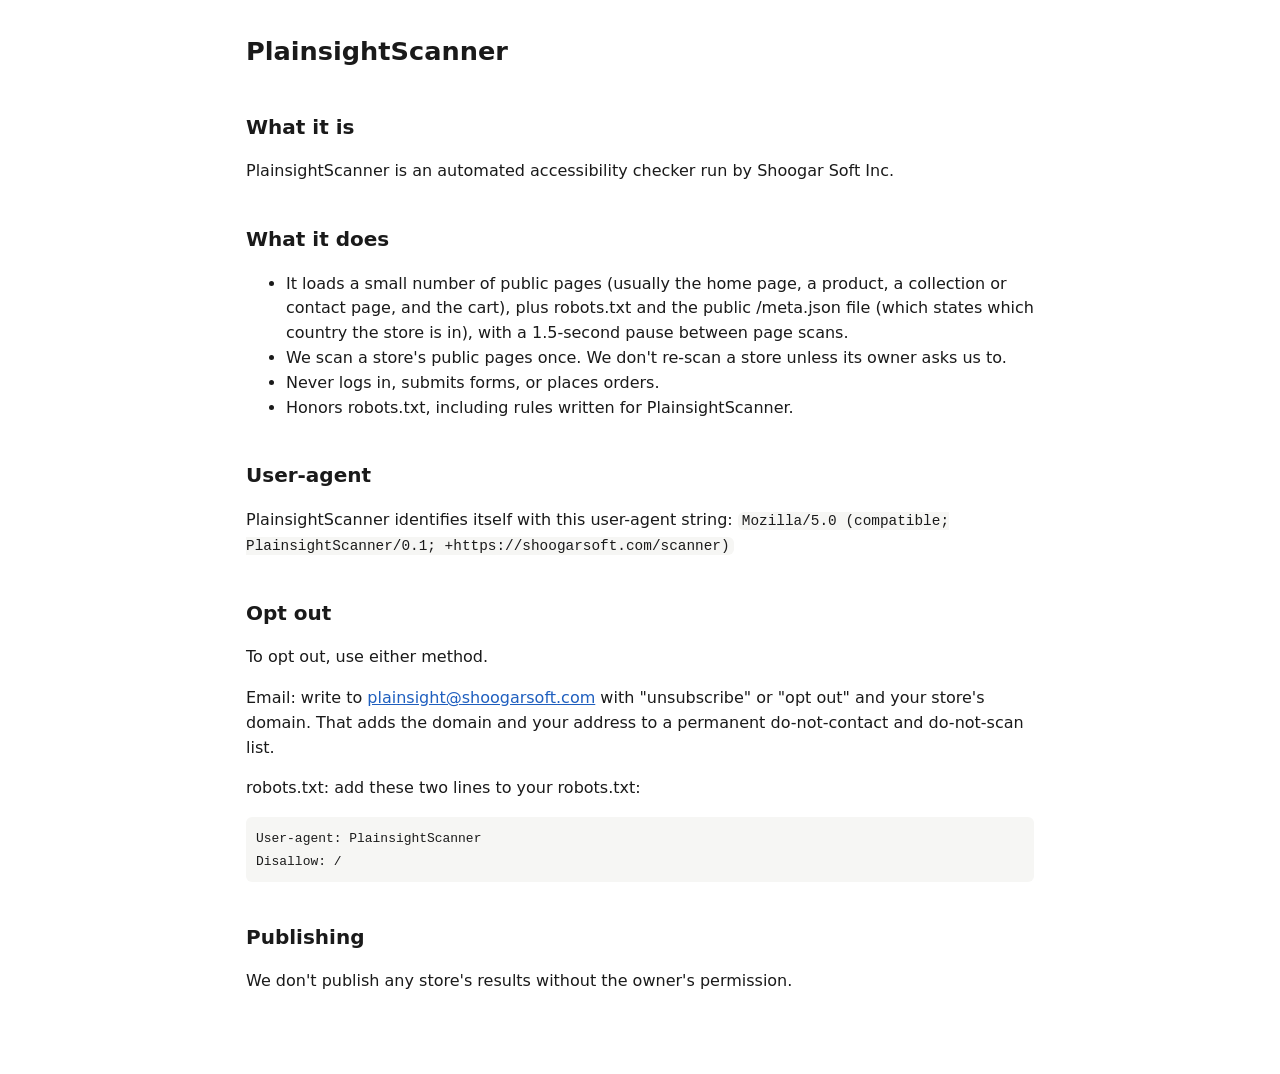
<file: scanner/index.html>
<!doctype html>
<html lang="en">
<head>
<meta charset="utf-8">
<meta name="viewport" content="width=device-width, initial-scale=1">
<title>PlainsightScanner — Shoogar Soft</title>
<style>
  :root { --bg:#ffffff; --fg:#1a1a1a; --muted:#555; --line:#ddd; --card:#f6f6f4; --accent:#1f5fbf;
          --good:#1d6b35; --warn:#8a5a00; --bad:#a3221a; }
  @media (prefers-color-scheme: dark) { :root { --bg:#141414; --fg:#f0f0f0; --muted:#b5b5b5; --line:#333; --card:#1e1e1e; --accent:#7fb0ff;
          --good:#6fd08c; --warn:#f2c25c; --bad:#ff8a80; } }
  * { box-sizing: border-box; }
  body { margin:0; background:var(--bg); color:var(--fg); font:16px/1.55 system-ui, -apple-system, "Segoe UI", sans-serif; }
  main { max-width: 820px; margin: 0 auto; padding: 32px 16px 64px; }
  h1 { font-size: 1.6rem; margin: 0 0 4px; } h2 { margin-top: 40px; font-size: 1.25rem; }
  a { color: var(--accent); } a:focus-visible { outline: 3px solid var(--accent); outline-offset: 2px; }
  code, pre { background: var(--card); border-radius: 6px; overflow-wrap: anywhere; }
  code { padding: 1px 4px; font-size: .9em; }
  pre { padding: 10px; overflow-x: auto; font-size: .9rem; white-space: pre-wrap; }
  pre code { padding: 0; }
</style>
</head>
<body>
<main>
  <h1>PlainsightScanner</h1>

  <h2>What it is</h2>
  <p>PlainsightScanner is an automated accessibility checker run by Shoogar Soft Inc.</p>

  <h2>What it does</h2>
  <ul>
    <li>It loads a small number of public pages (usually the home page, a product, a collection or contact page, and the cart), plus robots.txt and the public /meta.json file (which states which country the store is in), with a 1.5-second pause between page scans.</li>
    <li>We scan a store's public pages once. We don't re-scan a store unless its owner asks us to.</li>
    <li>Never logs in, submits forms, or places orders.</li>
    <li>Honors robots.txt, including rules written for PlainsightScanner.</li>
  </ul>

  <h2>User-agent</h2>
  <p>PlainsightScanner identifies itself with this user-agent string: <code>Mozilla/5.0 (compatible; PlainsightScanner/0.1; +https://shoogarsoft.com/scanner)</code></p>

  <h2>Opt out</h2>
  <p>To opt out, use either method.</p>
  <p>Email: write to <a href="mailto:plainsight@shoogarsoft.com">plainsight@shoogarsoft.com</a> with "unsubscribe" or "opt out" and your store's domain. That adds the domain and your address to a permanent do-not-contact and do-not-scan list.</p>
  <p>robots.txt: add these two lines to your robots.txt:</p>
  <pre><code>User-agent: PlainsightScanner
Disallow: /</code></pre>

  <h2>Publishing</h2>
  <p>We don't publish any store's results without the owner's permission.</p>
</main>
</body>
</html>
</file>
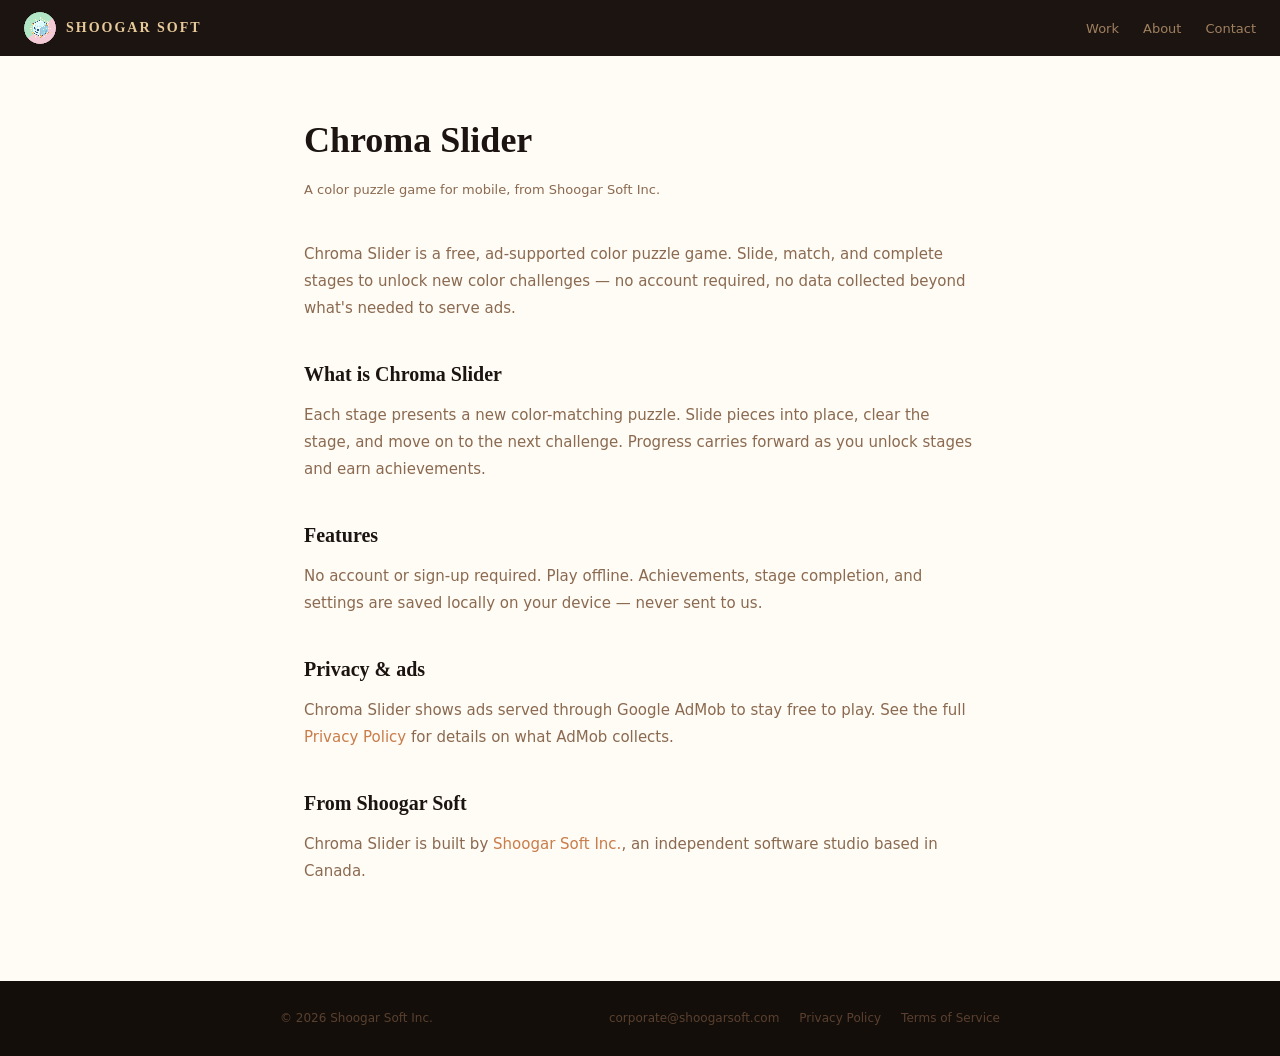
<file: apps/chroma-slider/index.html>
<!DOCTYPE html>
<html lang="en">
<head>
  <meta charset="UTF-8">
  <meta name="viewport" content="width=device-width, initial-scale=1.0">
  <meta name="description" content="Chroma Slider is a free, ad-supported color puzzle game for mobile. Slide, match, and complete stages to unlock new color challenges — no account required.">
  <link rel="canonical" href="https://shoogarsoft.com/apps/chroma-slider/">
  <title>Chroma Slider — Color Puzzle Game | Shoogar Soft</title>
  <link rel="icon" type="image/png" href="../../assets/shoogar-logo.png">
  <link rel="stylesheet" href="../../assets/style.css?v=2">
  <script type="application/ld+json">
  {
    "@context": "https://schema.org",
    "@type": "SoftwareApplication",
    "name": "Chroma Slider",
    "applicationCategory": "GameApplication",
    "description": "A free, ad-supported color puzzle game for mobile. Slide, match, and complete stages to unlock new color challenges — no account required.",
    "operatingSystem": "Android",
    "offers": {
      "@type": "Offer",
      "price": "0",
      "priceCurrency": "USD"
    },
    "url": "https://shoogarsoft.com/apps/chroma-slider/",
    "publisher": {
      "@type": "Organization",
      "name": "Shoogar Soft Inc.",
      "url": "https://shoogarsoft.com"
    }
  }
  </script>
</head>
<body>

<!-- NAV -->
<nav>
  <a class="nav-logo" href="../../index.html">
    <img src="../../assets/shoogar-logo.png" alt="Shoogar Soft logo">
    Shoogar Soft
  </a>
  <ul class="nav-links" id="navLinks">
    <li><a href="../../index.html#work">Work</a></li>
    <li><a href="../../index.html#about">About</a></li>
    <li><a href="../../index.html#contact">Contact</a></li>
  </ul>
  <button class="nav-toggle" onclick="document.getElementById('navLinks').classList.toggle('open')" aria-label="Menu">
    <span></span><span></span><span></span>
  </button>
</nav>

<!-- CONTENT -->
<main class="legal">
  <h1>Chroma Slider</h1>
  <p class="legal-date">A color puzzle game for mobile, from Shoogar Soft Inc.</p>

  <p>Chroma Slider is a free, ad-supported color puzzle game. Slide, match, and complete stages to unlock new color challenges — no account required, no data collected beyond what's needed to serve ads.</p>

  <h2>What is Chroma Slider</h2>
  <p>Each stage presents a new color-matching puzzle. Slide pieces into place, clear the stage, and move on to the next challenge. Progress carries forward as you unlock stages and earn achievements.</p>

  <h2>Features</h2>
  <p>No account or sign-up required. Play offline. Achievements, stage completion, and settings are saved locally on your device — never sent to us.</p>

  <h2>Privacy &amp; ads</h2>
  <p>Chroma Slider shows ads served through Google AdMob to stay free to play. See the full <a href="privacy.html">Privacy Policy</a> for details on what AdMob collects.</p>

  <h2>From Shoogar Soft</h2>
  <p>Chroma Slider is built by <a href="../../index.html">Shoogar Soft Inc.</a>, an independent software studio based in Canada.</p>
</main>

<!-- FOOTER -->
<footer>
  <div class="footer-inner">
    <span class="footer-copy">© <span id="copy-year"></span> Shoogar Soft Inc.</span>
    <div class="footer-links">
      <a href="mailto:corporate@shoogarsoft.com">corporate@shoogarsoft.com</a>
      <a href="../../privacy.html">Privacy Policy</a>
      <a href="../../terms.html">Terms of Service</a>
    </div>
  </div>
</footer>

<script>document.getElementById('copy-year').textContent = new Date().getFullYear();</script>
</body>
</html>
</file>
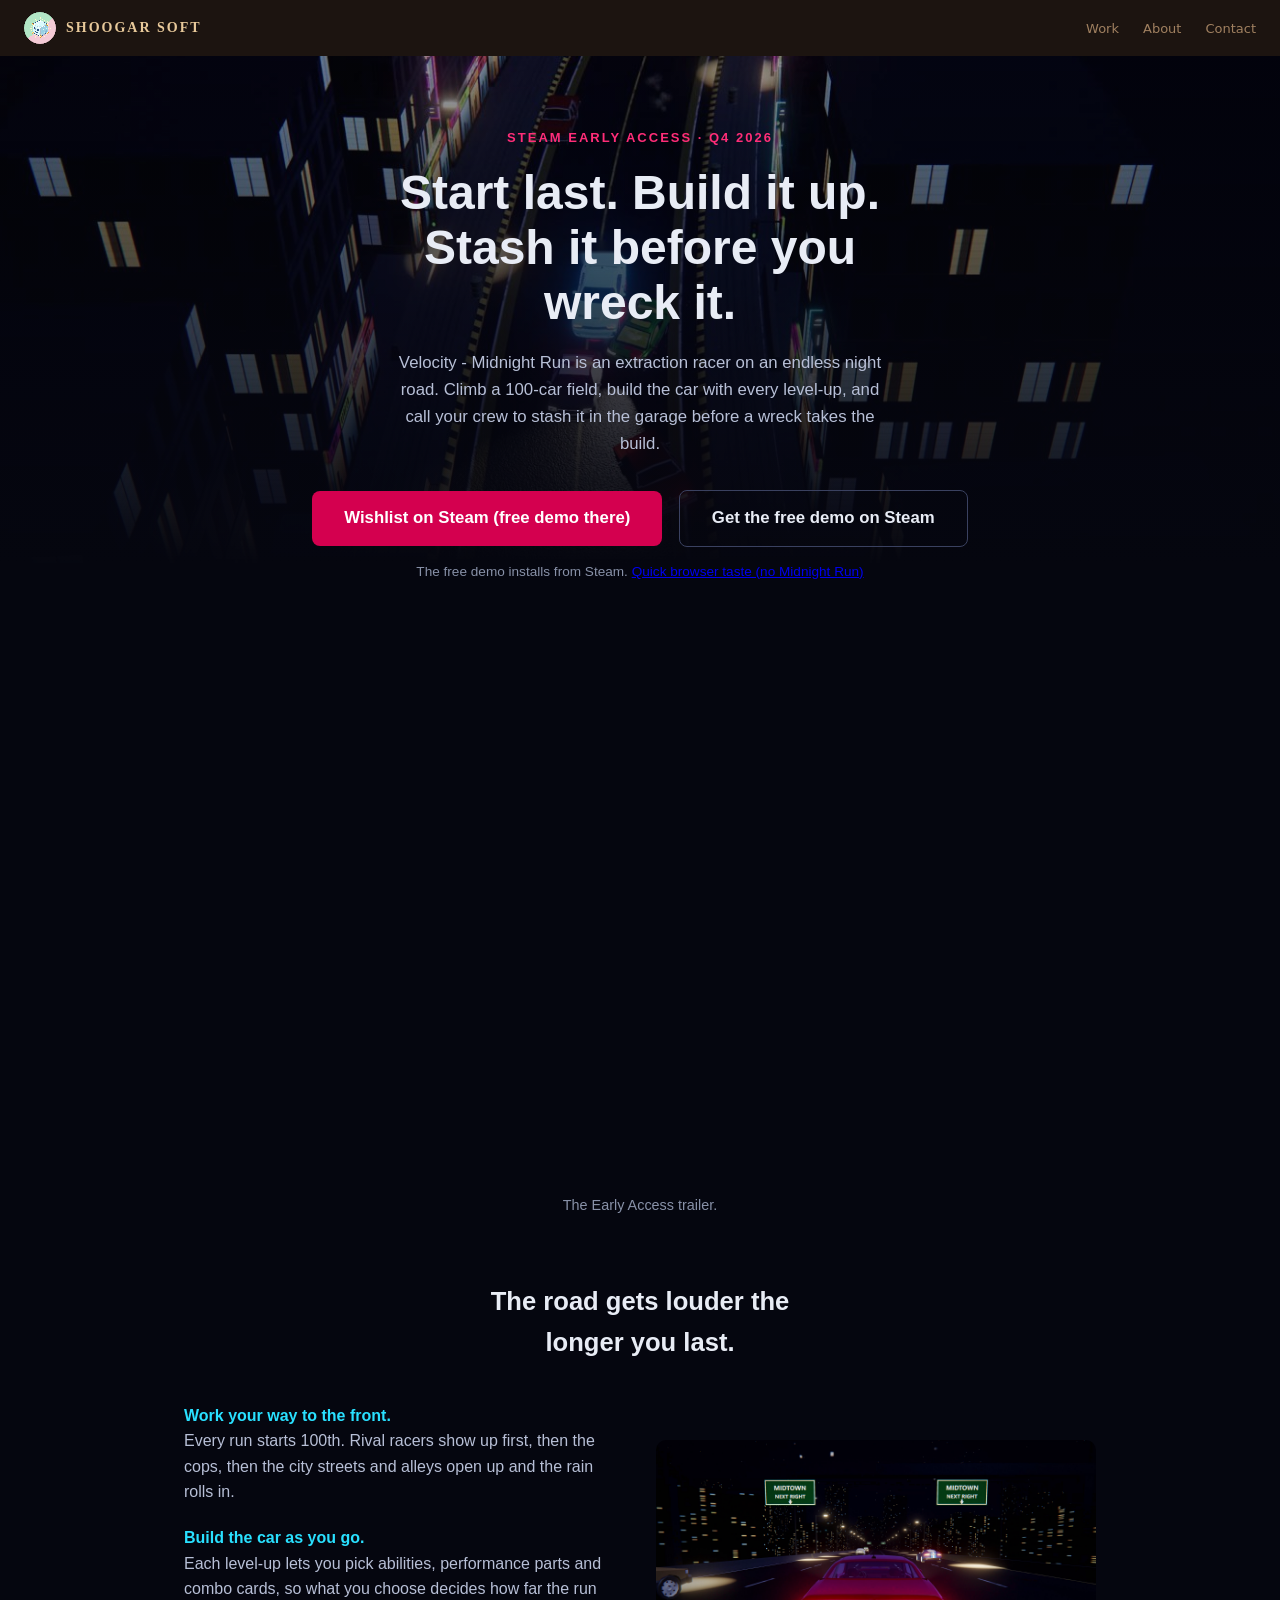
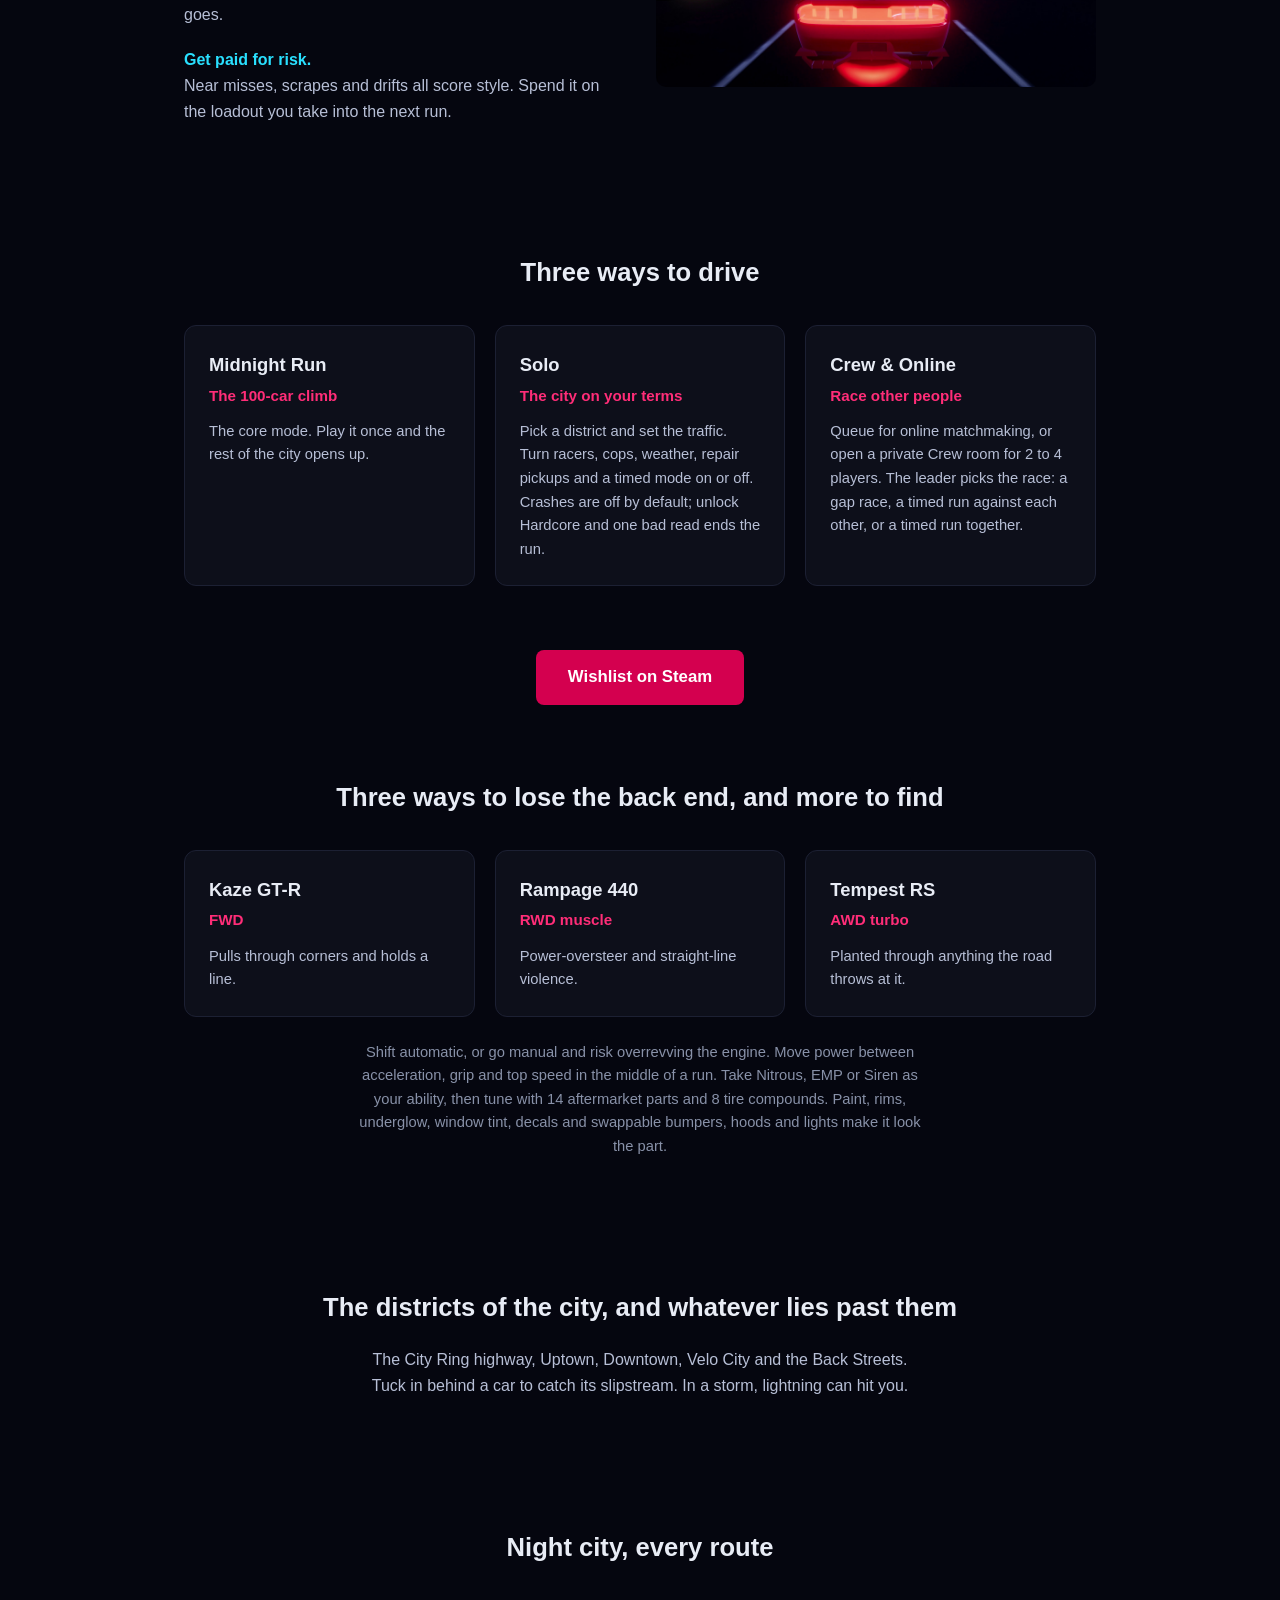
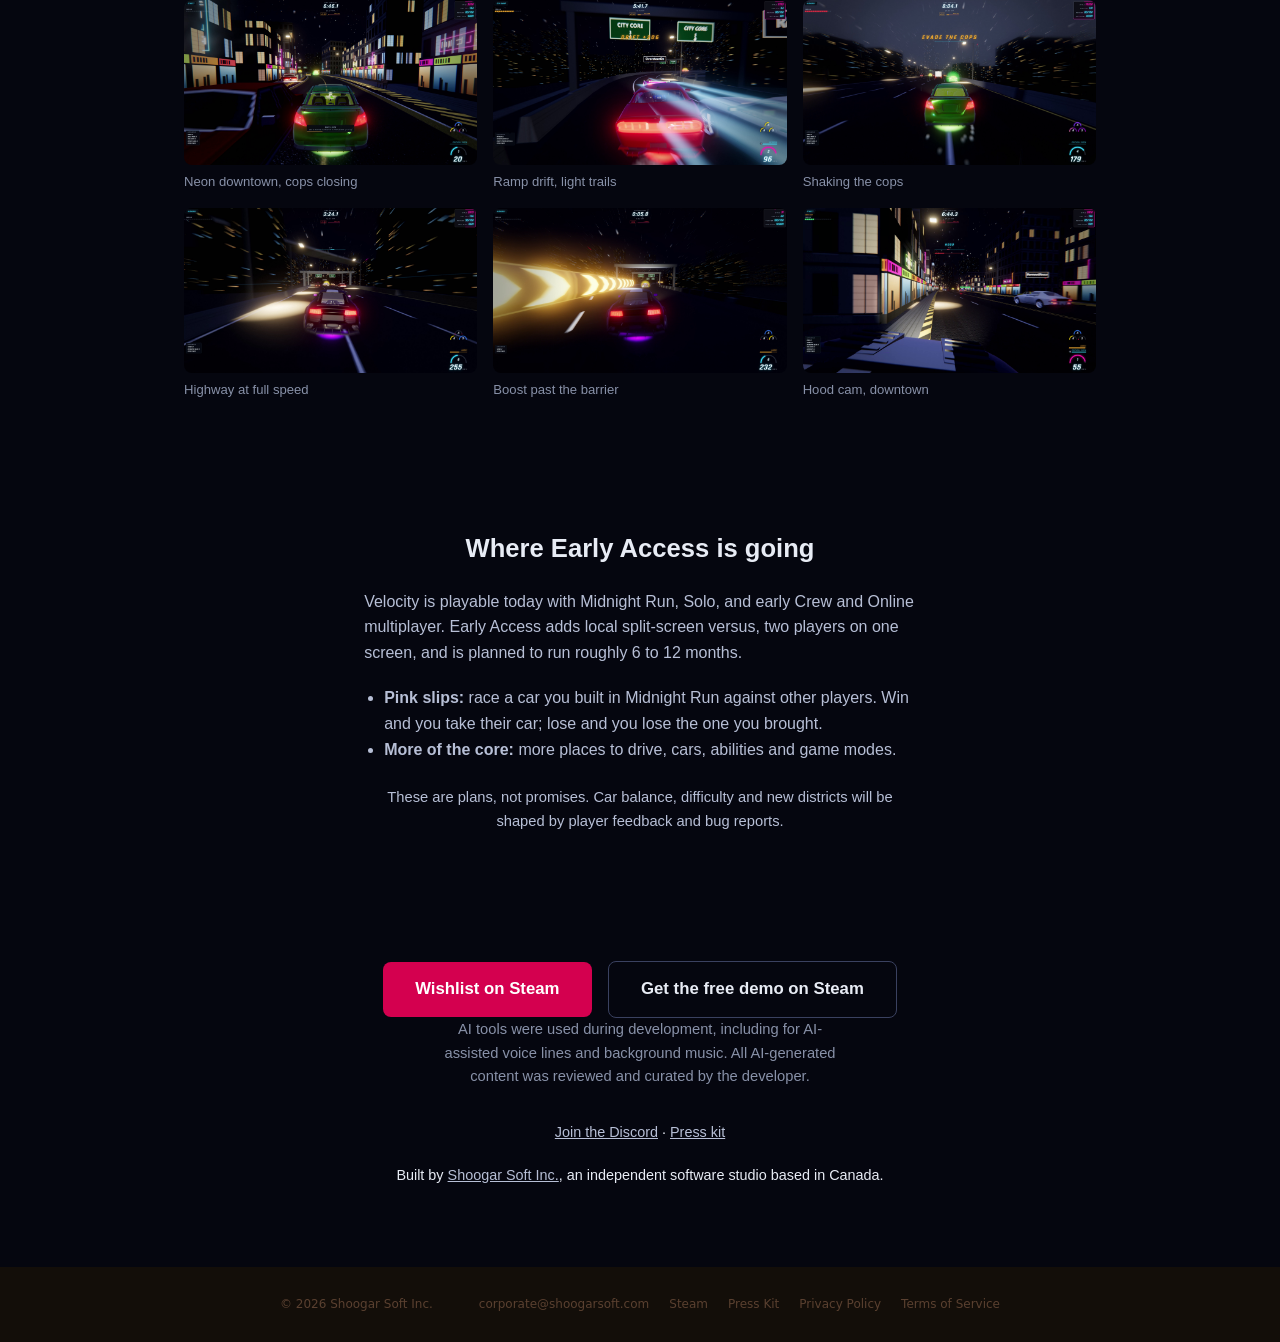
<file: apps/velocity/index.html>
<!DOCTYPE html>
<html lang="en">
<head>
  <meta charset="UTF-8">
  <meta name="viewport" content="width=device-width, initial-scale=1.0">
  <meta name="description" content="Velocity - Midnight Run: an extraction racer. Start last in a 100-car night race, build the car mid-run, stash it before you wreck it. Steam Early Access, Q4 2026. Free demo on Steam.">
  <link rel="canonical" href="https://shoogarsoft.com/apps/velocity/">
  <title>Velocity - Midnight Run | Shoogar Soft</title>
  <link rel="icon" type="image/png" href="../../assets/shoogar-logo.png">
  <link rel="stylesheet" href="../../assets/style.css?v=2">

  <meta property="og:type" content="website">
  <meta property="og:title" content="Velocity - Midnight Run">
  <meta property="og:description" content="Velocity - Midnight Run: an extraction racer. Start last in a 100-car night race, build the car mid-run, stash it before you wreck it. Steam Early Access, Q4 2026. Free demo on Steam.">
  <meta property="og:url" content="https://shoogarsoft.com/apps/velocity/">
  <meta property="og:image" content="https://shoogarsoft.com/assets/velocity-press/capsules/main_capsule_1232x706.png">
  <meta name="twitter:card" content="summary_large_image">
  <meta name="twitter:title" content="Velocity - Midnight Run">
  <meta name="twitter:description" content="Velocity - Midnight Run: an extraction racer. Start last in a 100-car night race, build the car mid-run, stash it before you wreck it. Steam Early Access, Q4 2026. Free demo on Steam.">
  <meta name="twitter:image" content="https://shoogarsoft.com/assets/velocity-press/capsules/main_capsule_1232x706.png">

  <script type="application/ld+json">
  {
    "@context": "https://schema.org",
    "@type": "VideoGame",
    "name": "Velocity - Midnight Run",
    "description": "An extraction racer on an endless night road. Climb a 100-car field, build the car with every level-up, and call your crew to stash it in the garage before a wreck takes the build.",
    "genre": ["Racing", "Arcade"],
    "gamePlatform": ["PC", "Web Browser"],
    "applicationCategory": "GameApplication",
    "url": "https://shoogarsoft.com/apps/velocity/",
    "image": "https://shoogarsoft.com/assets/velocity-press/capsules/main_capsule_1232x706.png",
    "publisher": {
      "@type": "Organization",
      "name": "Shoogar Soft Inc.",
      "url": "https://shoogarsoft.com"
    }
  }
  </script>

  <style>
    .v-page {
      background: #05060f;
      color: #e8ecf5;
      font-family: -apple-system, BlinkMacSystemFont, "Segoe UI", sans-serif;
      line-height: 1.6;
    }
    .v-section { max-width: 960px; margin: 0 auto; padding: 64px 24px; }
    .v-hero { text-align: center; padding: 72px 24px; background: linear-gradient(180deg, rgba(5,6,15,0.4), #05060f 85%), url('../../assets/velocity-hero-2026-10.jpg') center 40%/cover no-repeat; }
    .v-eyebrow { font-size: 13px; letter-spacing: 2px; text-transform: uppercase; color: #ff2d78; font-weight: 700; margin-bottom: 16px; }
    .v-hero h1 { font-size: clamp(1.8rem, 5vw, 3rem); line-height: 1.15; margin-bottom: 20px; max-width: 18ch; margin-left: auto; margin-right: auto; }
    .v-hero-sub { font-size: 1.05rem; color: #b7bfd6; max-width: 52ch; margin: 0 auto 32px; }
    .v-cta { display: inline-block; background: #d4004f; color: #ffffff; font-weight: 700; text-decoration: none; padding: 14px 32px; border-radius: 8px; font-size: 1.05rem; }
    .v-cta:hover { background: #dd1858; }
    .v-page .nav-logo { font-family: 'Georgia', serif; }
    .v-cta-note { margin-top: 14px; font-size: 0.85rem; color: #8891a8; }
    .v-trailer-wrap { max-width: 900px; margin: 0 auto; padding: 48px 24px 0; text-align: center; }
    .v-trailer video { width: 100%; border-radius: 12px; display: block; }
    .v-caption { margin-top: 12px; font-size: 0.9rem; color: #8891a8; }
    .v-how h2 { font-size: 1.6rem; text-align: center; margin-bottom: 40px; max-width: 26ch; margin-left: auto; margin-right: auto; }
    .v-how-grid { display: grid; grid-template-columns: 1fr 1fr; gap: 32px; align-items: center; }
    .v-how-beats { display: grid; gap: 20px; }
    .v-how-beat b { color: #29e0ff; }
    .v-how-beats p { color: #b7bfd6; }
    .v-how-shot { width: 100%; border-radius: 10px; }
    @media (max-width: 720px) { .v-how-grid { grid-template-columns: 1fr; } }
    .v-roster h2 { font-size: 1.6rem; text-align: center; margin-bottom: 32px; }
    .v-roster-grid { display: grid; grid-template-columns: repeat(3, 1fr); gap: 20px; }
    @media (max-width: 720px) { .v-roster-grid { grid-template-columns: 1fr; } }
    .v-car-card { background: #0d0f1a; border: 1px solid #1c2033; border-radius: 12px; padding: 24px; }
    .v-car-card h3 { font-size: 1.15rem; margin-bottom: 4px; }
    .v-car-tag { color: #ff2d78; font-weight: 700; font-size: 0.95rem; margin-bottom: 12px; }
    .v-car-card p { color: #b7bfd6; font-size: 0.92rem; }
    .v-cta2-wrap { text-align: center; padding: 0 24px 8px; }
    .v-gallery h2 { font-size: 1.6rem; text-align: center; margin-bottom: 32px; }
    .v-gallery-grid { display: grid; grid-template-columns: repeat(3, 1fr); gap: 16px; }
    @media (max-width: 720px) { .v-gallery-grid { grid-template-columns: repeat(2, 1fr); } }
    .v-shot { margin: 0; }
    .v-shot img { width: 100%; border-radius: 8px; display: block; }
    .v-shot figcaption { font-size: 0.82rem; color: #8891a8; margin-top: 6px; }
    .v-outro { text-align: center; padding: 64px 24px 80px; }
    .v-outro-line { color: #8891a8; font-size: 0.92rem; max-width: 48ch; margin: 0 auto 32px; }
    .v-outro-back { margin-top: 20px; font-size: 0.9rem; }
    .v-outro-back a { color: #b7bfd6; }
    .v-cta-alt { background: transparent; border: 1px solid #3a4160; color: #e8ecf5; margin-left: 12px; }
    .v-cta-alt:hover { background: #12162a; }
    @media (max-width: 720px) { .v-cta-alt { margin: 12px 0 0; } }
    .v-yt { position: relative; padding-top: 56.25%; border-radius: 12px; overflow: hidden; }
    .v-yt iframe { position: absolute; inset: 0; width: 100%; height: 100%; border: 0; }
    .v-cars4 { display: grid; grid-template-columns: repeat(4, 1fr); gap: 20px; }
    @media (max-width: 900px) { .v-cars4 { grid-template-columns: repeat(2, 1fr); } }
    @media (max-width: 520px) { .v-cars4 { grid-template-columns: 1fr; } }
    .v-fine { color: #8891a8; font-size: 0.92rem; max-width: 70ch; margin: 24px auto 0; text-align: center; }
    .v-city h2, .v-roadmap h2 { font-size: 1.6rem; text-align: center; margin-bottom: 20px; }
    .v-city p { color: #b7bfd6; max-width: 62ch; margin: 0 auto; text-align: center; }
    .v-roadmap p, .v-roadmap li { color: #b7bfd6; }
    .v-roadmap ul { max-width: 62ch; margin: 20px auto; padding-left: 20px; }
    .v-roadmap > p { max-width: 62ch; margin-left: auto; margin-right: auto; }
  </style>
</head>
<body class="v-page">

<!-- NAV -->
<nav>
  <a class="nav-logo" href="../../index.html">
    <img src="../../assets/shoogar-logo.png" alt="Shoogar Soft logo">
    Shoogar Soft
  </a>
  <ul class="nav-links" id="navLinks">
    <li><a href="../../index.html#work">Work</a></li>
    <li><a href="../../index.html#about">About</a></li>
    <li><a href="../../index.html#contact">Contact</a></li>
  </ul>
  <button class="nav-toggle" onclick="document.getElementById('navLinks').classList.toggle('open')" aria-label="Menu">
    <span></span><span></span><span></span>
  </button>
</nav>

<!-- HERO -->
<section class="v-hero">
  <div class="v-eyebrow">Steam Early Access &middot; Q4 2026</div>
  <h1>Start last. Build it up. Stash it before you wreck it.</h1>
  <p class="v-hero-sub">Velocity - Midnight Run is an extraction racer on an endless night road. Climb a 100-car field, build the car with every level-up, and call your crew to stash it in the garage before a wreck takes the build.</p>
  <a class="v-cta" href="https://store.steampowered.com/app/5023550/?utm_source=shoogarsoft&utm_medium=web&utm_campaign=velocity_page" target="_blank" rel="noopener">Wishlist on Steam (free demo there)</a>
  <a class="v-cta v-cta-alt" href="https://store.steampowered.com/app/5023550/?utm_source=website&utm_medium=web&utm_campaign=demo" target="_blank" rel="noopener">Get the free demo on Steam</a>
  <p class="v-cta-note">The free demo installs from Steam. <a href="https://shoogar.itch.io/velocity-midnight-run" target="_blank" rel="noopener">Quick browser taste (no Midnight Run)</a></p>
</section>

<!-- TRAILER -->
<div class="v-trailer-wrap">
  <div class="v-trailer v-yt"><iframe src="https://www.youtube-nocookie.com/embed/9gLx8shn14I" title="Velocity - Midnight Run trailer" allow="encrypted-media; picture-in-picture" allowfullscreen loading="lazy"></iframe></div>
  <p class="v-caption">The Early Access trailer.</p>
</div>

<!-- HOW IT PLAYS -->
<section class="v-section v-how">
  <h2>The road gets louder the longer you last.</h2>
  <div class="v-how-grid">
    <div class="v-how-beats">
      <div class="v-how-beat"><b>Work your way to the front.</b><p>Every run starts 100th. Rival racers show up first, then the cops, then the city streets and alleys open up and the rain rolls in.</p></div>
      <div class="v-how-beat"><b>Build the car as you go.</b><p>Each level-up lets you pick abilities, performance parts and combo cards, so what you choose decides how far the run goes.</p></div>
      <div class="v-how-beat"><b>Get paid for risk.</b><p>Near misses, scrapes and drifts all score style. Spend it on the loadout you take into the next run.</p></div>
    </div>
    <img class="v-how-shot" loading="lazy" src="../../assets/velocity-press/screenshots/05-launch-grid-midtown.png" alt="The launch grid in midtown at the start of a Midnight Run">
  </div>
</section>

<!-- MODES -->
<section class="v-section v-roster">
  <h2>Three ways to drive</h2>
  <div class="v-roster-grid">
    <div class="v-car-card">
      <h3>Midnight Run</h3>
      <div class="v-car-tag">The 100-car climb</div>
      <p>The core mode. Play it once and the rest of the city opens up.</p>
    </div>
    <div class="v-car-card">
      <h3>Solo</h3>
      <div class="v-car-tag">The city on your terms</div>
      <p>Pick a district and set the traffic. Turn racers, cops, weather, repair pickups and a timed mode on or off. Crashes are off by default; unlock Hardcore and one bad read ends the run.</p>
    </div>
    <div class="v-car-card">
      <h3>Crew &amp; Online</h3>
      <div class="v-car-tag">Race other people</div>
      <p>Queue for online matchmaking, or open a private Crew room for 2 to 4 players. The leader picks the race: a gap race, a timed run against each other, or a timed run together.</p>
    </div>
  </div>
</section>

<div class="v-cta2-wrap">
  <a class="v-cta" href="https://store.steampowered.com/app/5023550/?utm_source=shoogarsoft&utm_medium=web&utm_campaign=velocity_page" target="_blank" rel="noopener">Wishlist on Steam</a>
</div>

<!-- CARS -->
<section class="v-section v-roster">
  <h2>Three ways to lose the back end, and more to find</h2>
  <div class="v-roster-grid">
    <div class="v-car-card">
      <h3>Kaze GT-R</h3>
      <div class="v-car-tag">FWD</div>
      <p>Pulls through corners and holds a line.</p>
    </div>
    <div class="v-car-card">
      <h3>Rampage 440</h3>
      <div class="v-car-tag">RWD muscle</div>
      <p>Power-oversteer and straight-line violence.</p>
    </div>
    <div class="v-car-card">
      <h3>Tempest RS</h3>
      <div class="v-car-tag">AWD turbo</div>
      <p>Planted through anything the road throws at it.</p>
    </div>
  </div>
  <p class="v-fine">Shift automatic, or go manual and risk overrevving the engine. Move power between acceleration, grip and top speed in the middle of a run. Take Nitrous, EMP or Siren as your ability, then tune with 14 aftermarket parts and 8 tire compounds. Paint, rims, underglow, window tint, decals and swappable bumpers, hoods and lights make it look the part.</p>
</section>

<!-- CITY -->
<section class="v-section v-city">
  <h2>The districts of the city, and whatever lies past them</h2>
  <p>The City Ring highway, Uptown, Downtown, Velo City and the Back Streets. Tuck in behind a car to catch its slipstream. In a storm, lightning can hit you.</p>
</section>

<!-- GALLERY -->
<section class="v-section v-gallery">
  <h2>Night city, every route</h2>
  <div class="v-gallery-grid">
    <figure class="v-shot"><img loading="lazy" src="../../assets/velocity-press/screenshots/01-downtown-neon-chase.png" alt="Velocity screenshot: Downtown neon chase"><figcaption>Neon downtown, cops closing</figcaption></figure>
    <figure class="v-shot"><img loading="lazy" src="../../assets/velocity-press/screenshots/06-ramp-drift-light-trails.png" alt="Velocity screenshot: Drifting off a ramp, light trails behind the car"><figcaption>Ramp drift, light trails</figcaption></figure>
    <figure class="v-shot"><img loading="lazy" src="../../assets/velocity-press/screenshots/03-evade-the-cops.png" alt="Velocity screenshot: Evading a police car at night"><figcaption>Shaking the cops</figcaption></figure>
    <figure class="v-shot"><img loading="lazy" src="../../assets/velocity-press/screenshots/09-highway-max-velocity.png" alt="Velocity screenshot: Highway at maximum velocity"><figcaption>Highway at full speed</figcaption></figure>
    <figure class="v-shot"><img loading="lazy" src="../../assets/velocity-press/screenshots/08-chevron-barrier-boost.png" alt="Velocity screenshot: Boosting past a chevron barrier"><figcaption>Boost past the barrier</figcaption></figure>
    <figure class="v-shot"><img loading="lazy" src="../../assets/velocity-press/screenshots/10-hood-cam-downtown.png" alt="Velocity screenshot: Hood camera view through downtown"><figcaption>Hood cam, downtown</figcaption></figure>
  </div>
</section>

<!-- ROADMAP -->
<section class="v-section v-roadmap">
  <h2>Where Early Access is going</h2>
  <p>Velocity is playable today with Midnight Run, Solo, and early Crew and Online multiplayer. Early Access adds local split-screen versus, two players on one screen, and is planned to run roughly 6 to 12 months.</p>
  <ul>
    <li><b>Pink slips:</b> race a car you built in Midnight Run against other players. Win and you take their car; lose and you lose the one you brought.</li>
    <li><b>More of the core:</b> more places to drive, cars, abilities and game modes.</li>
  </ul>
  <p class="v-fine">These are plans, not promises. Car balance, difficulty and new districts will be shaped by player feedback and bug reports.</p>
</section>

<!-- OUTRO -->
<section class="v-outro">
  <a class="v-cta" href="https://store.steampowered.com/app/5023550/?utm_source=shoogarsoft&utm_medium=web&utm_campaign=velocity_page" target="_blank" rel="noopener">Wishlist on Steam</a>
  <a class="v-cta v-cta-alt" href="https://store.steampowered.com/app/5023550/?utm_source=website&utm_medium=web&utm_campaign=demo" target="_blank" rel="noopener">Get the free demo on Steam</a>
  <p class="v-outro-line">AI tools were used during development, including for AI-assisted voice lines and background music. All AI-generated content was reviewed and curated by the developer.</p>
  <p class="v-outro-back"><a href="https://discord.gg/PYUYpVtqnP" target="_blank" rel="noopener">Join the Discord</a> &middot; <a href="press/">Press kit</a></p>
  <p class="v-outro-back">Built by <a href="../../index.html">Shoogar Soft Inc.</a>, an independent software studio based in Canada.</p>
</section>

<!-- FOOTER -->
<footer>
  <div class="footer-inner">
    <span class="footer-copy">© <span id="copy-year"></span> Shoogar Soft Inc.</span>
    <div class="footer-links">
      <a href="mailto:corporate@shoogarsoft.com">corporate@shoogarsoft.com</a>
      <a href="https://store.steampowered.com/app/5023550/?utm_source=shoogarsoft&utm_medium=web&utm_campaign=velocity_page" rel="noopener">Steam</a>
      <a href="press/">Press Kit</a>
      <a href="privacy.html">Privacy Policy</a>
      <a href="../../terms.html">Terms of Service</a>
    </div>
  </div>
</footer>

<script>document.getElementById('copy-year').textContent = new Date().getFullYear();</script>
</body>
</html>
</file>
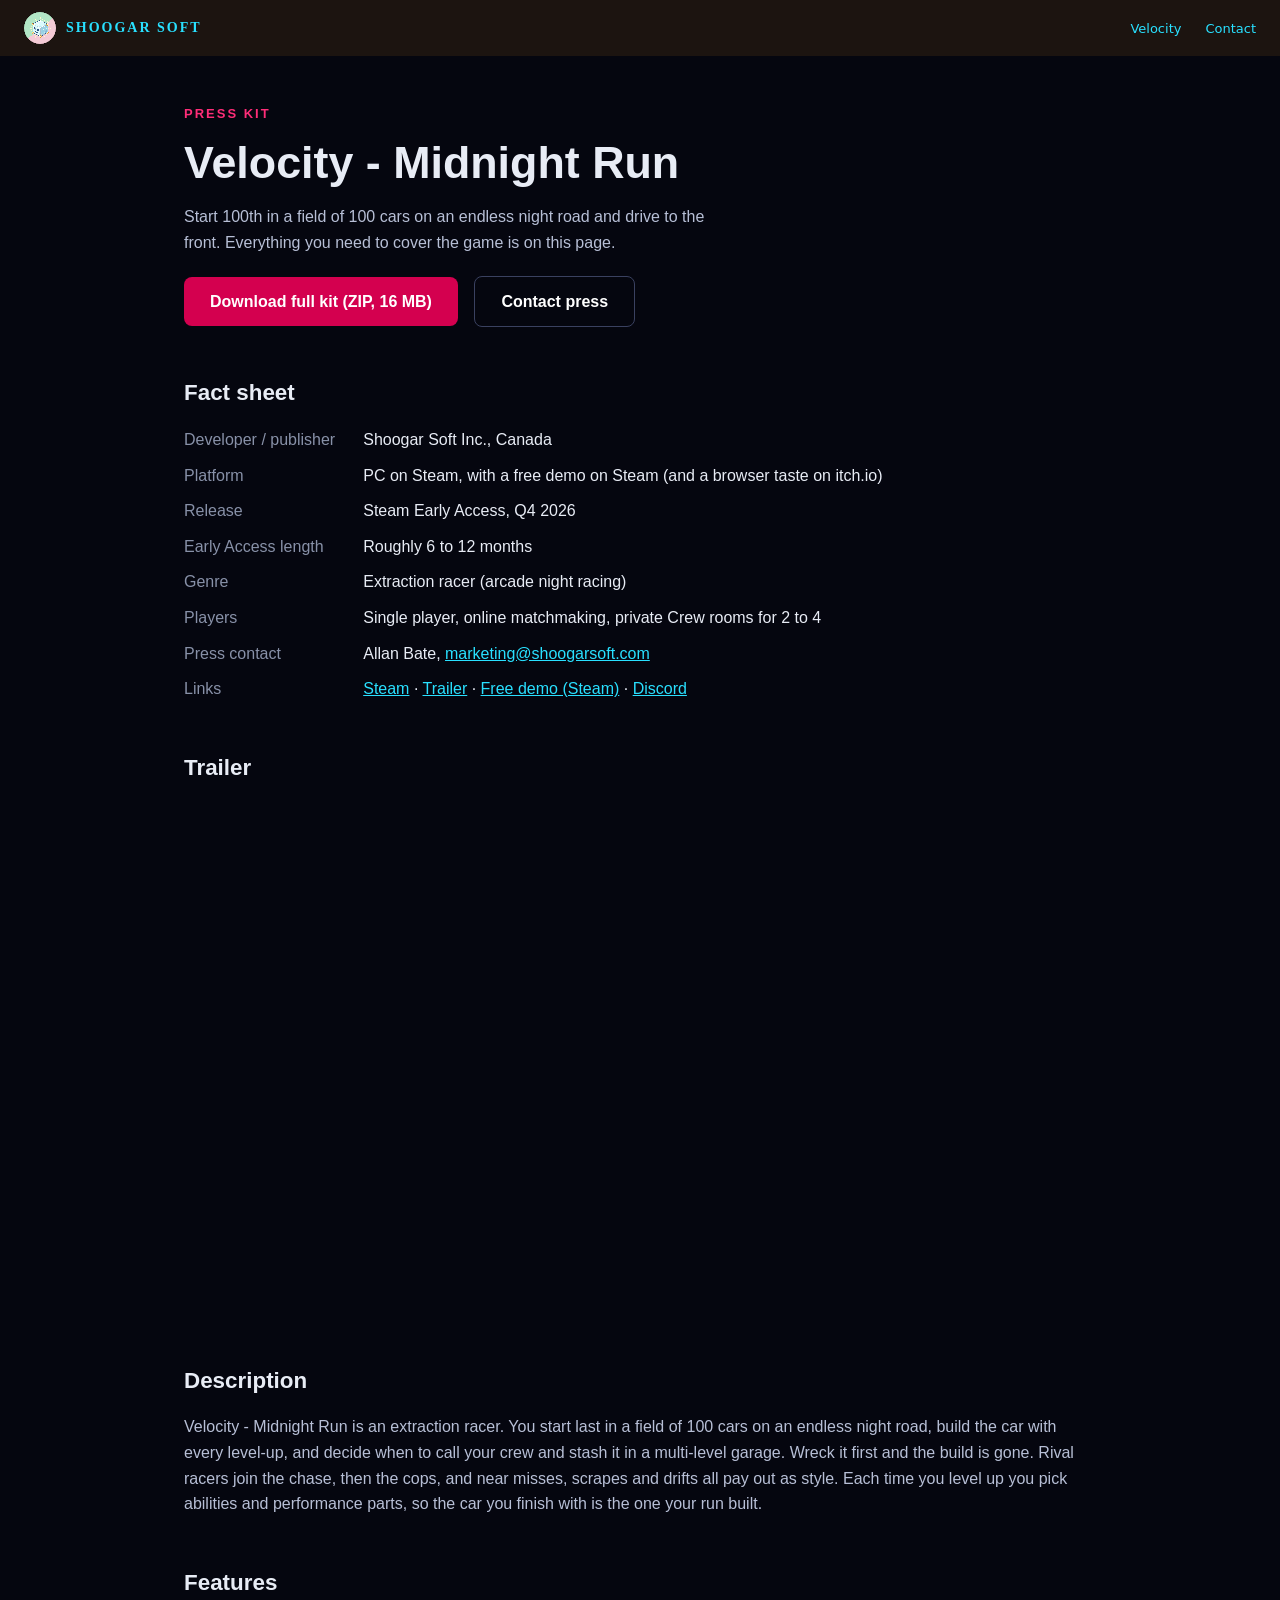
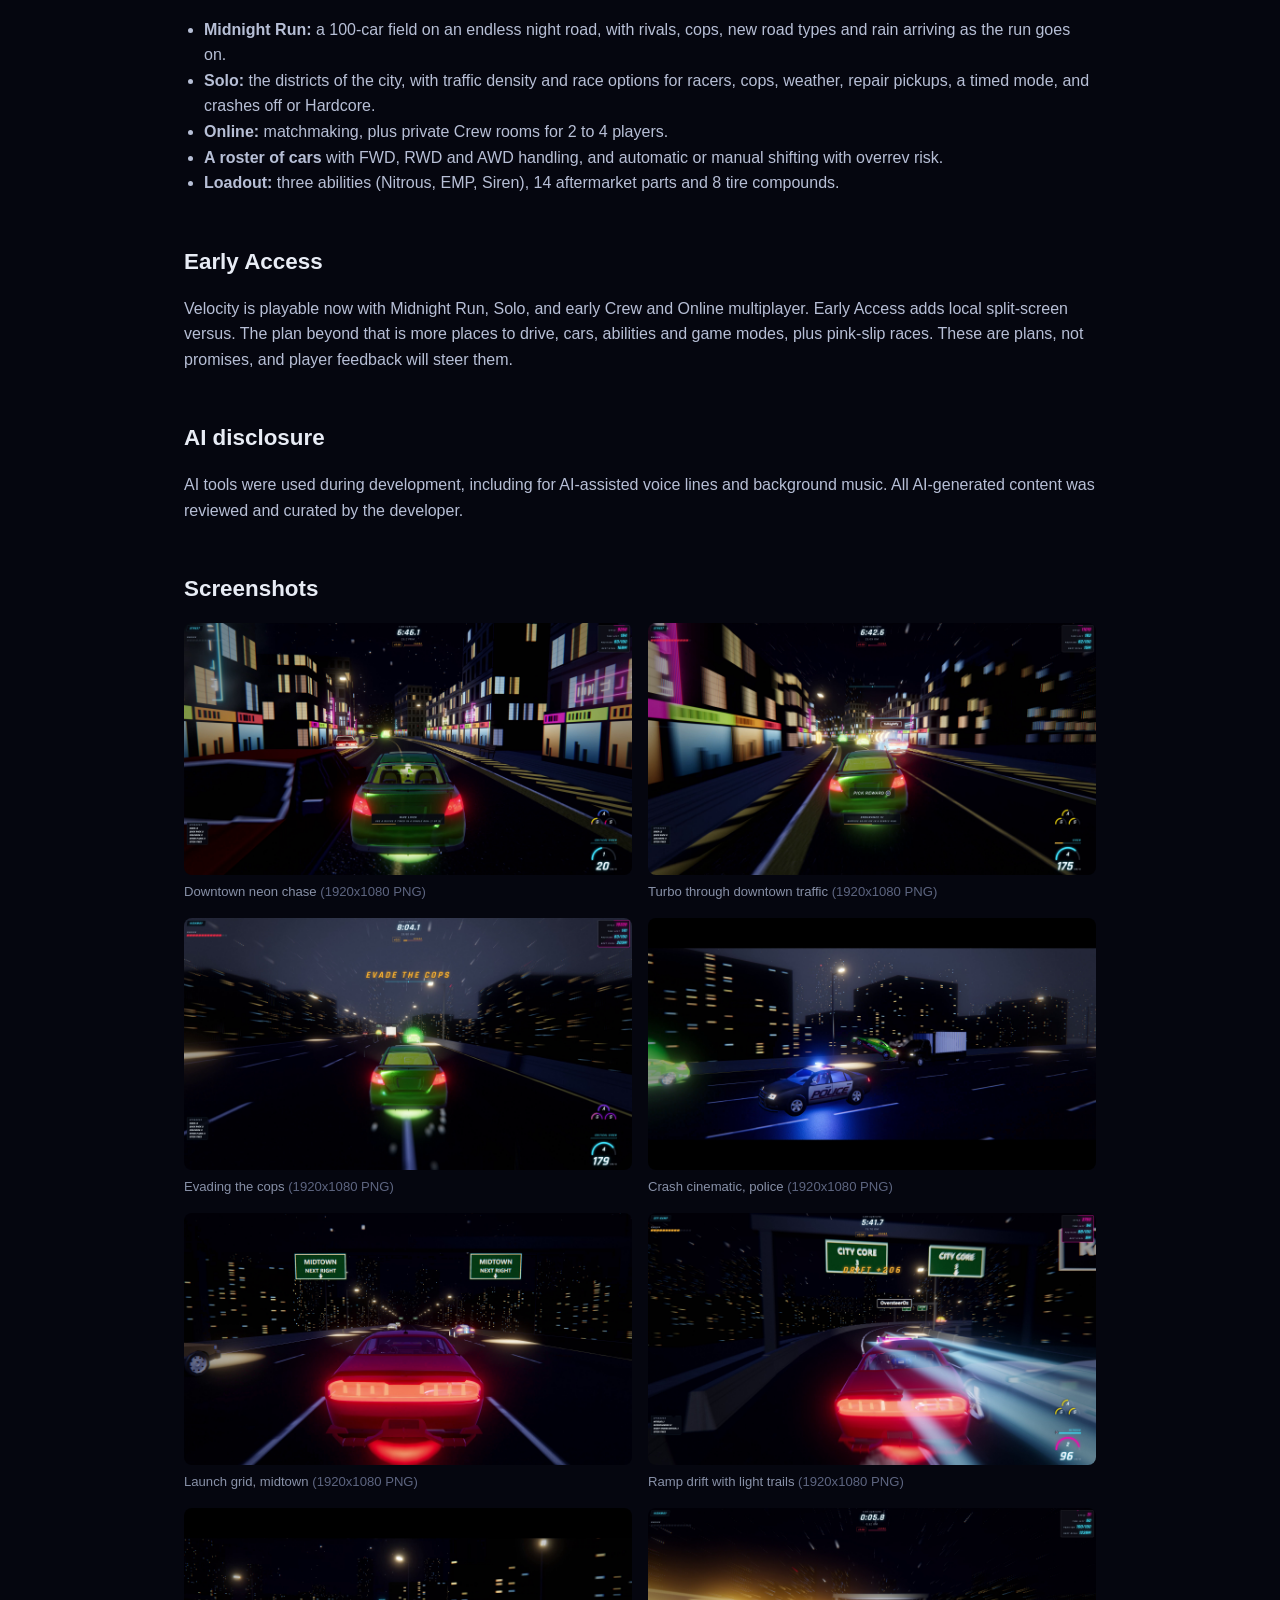
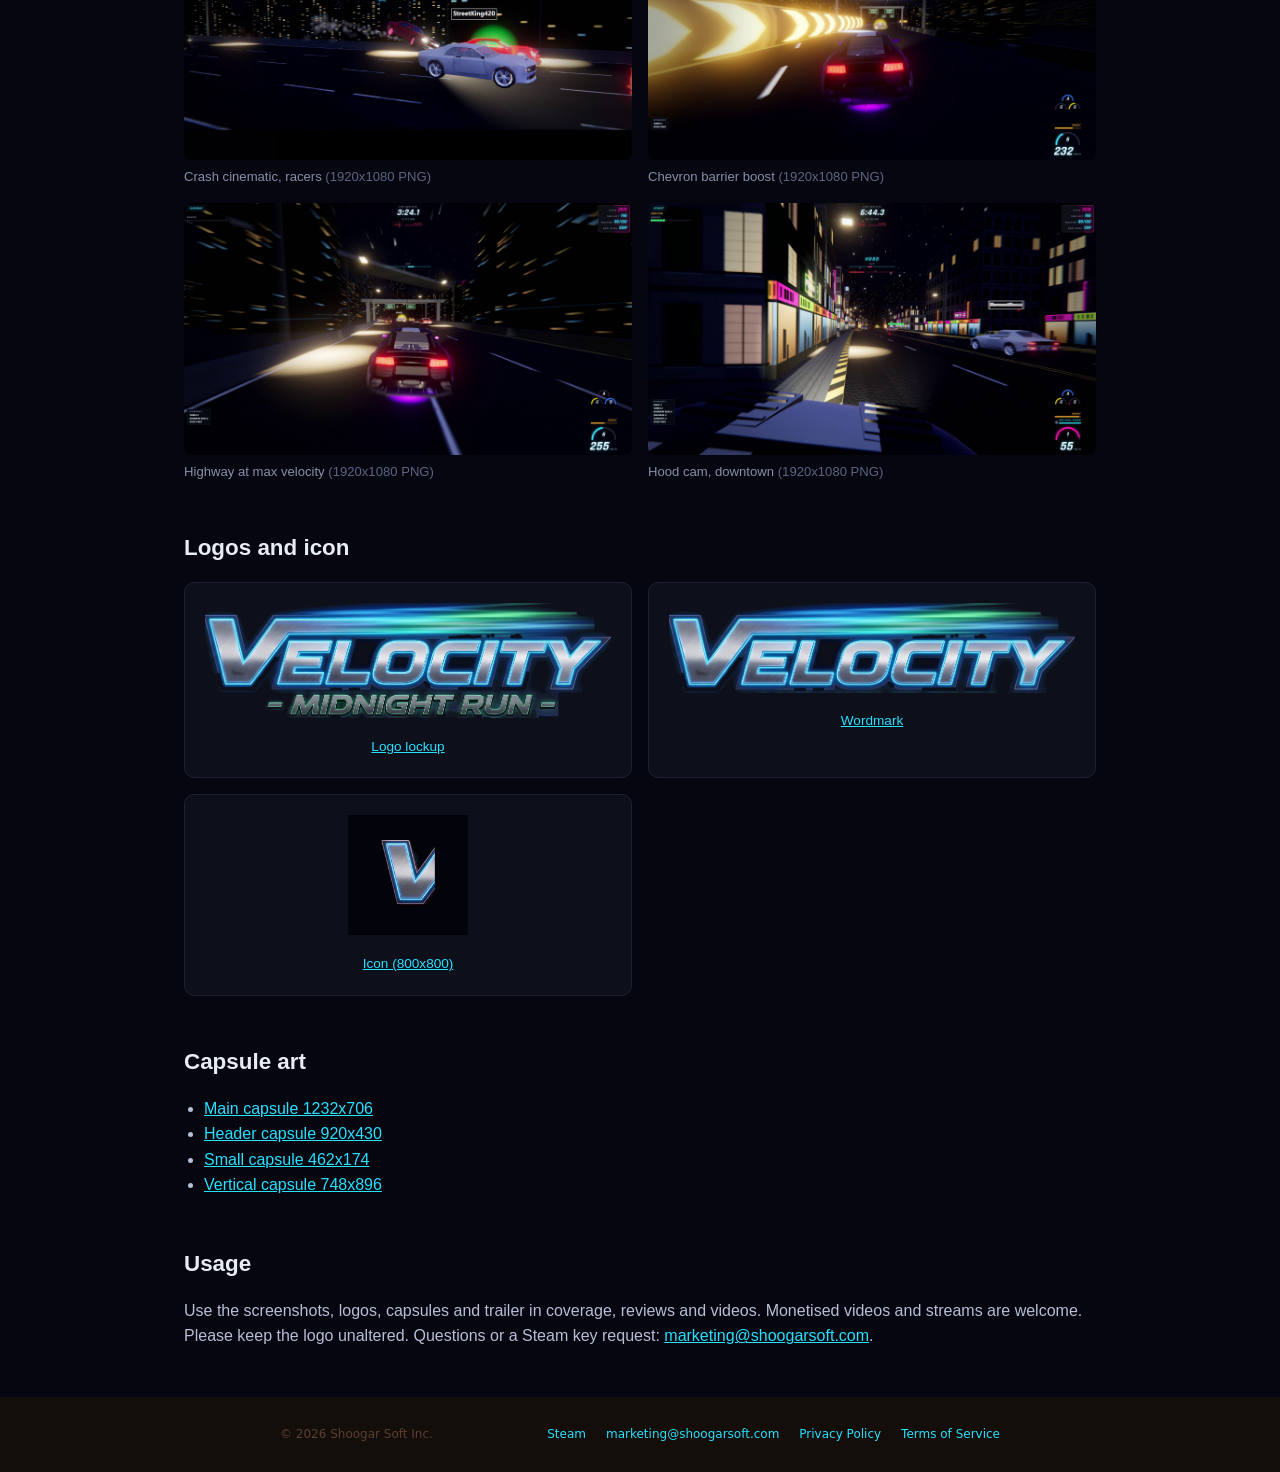
<file: apps/velocity/press/index.html>
<!DOCTYPE html>
<html lang="en">
<head>
<meta charset="UTF-8">
<meta name="viewport" content="width=device-width, initial-scale=1.0">
<meta name="description" content="Press kit for Velocity - Midnight Run: fact sheet, description, screenshots, logos, capsules, trailer and press contact.">
<link rel="canonical" href="https://shoogarsoft.com/apps/velocity/press/">
<title>Velocity Press Kit | Shoogar Soft</title>
<link rel="icon" type="image/png" href="../../../assets/shoogar-logo.png">
<link rel="stylesheet" href="../../../assets/style.css?v=2">
<meta property="og:type" content="website">
<meta property="og:title" content="Velocity - Midnight Run: Press Kit">
<meta property="og:description" content="Fact sheet, screenshots, logos, capsules and trailer for Velocity - Midnight Run, an extraction racer coming to Steam Early Access in Q4 2026.">
<meta property="og:url" content="https://shoogarsoft.com/apps/velocity/press/">
<meta property="og:image" content="https://shoogarsoft.com/assets/velocity-press/capsules/main_capsule_1232x706.png">
<meta name="twitter:card" content="summary_large_image">
<style>
.p-page{background:#05060f;color:#e8ecf5;font-family:-apple-system,BlinkMacSystemFont,"Segoe UI",sans-serif;line-height:1.6}
.p-page .nav-logo{font-family:'Georgia',serif}
.p-wrap{max-width:960px;margin:0 auto;padding:48px 24px}
.p-eyebrow{font-size:13px;letter-spacing:2px;text-transform:uppercase;color:#ff2d78;font-weight:700;margin-bottom:12px}
.p-page h1{font-size:clamp(1.8rem,5vw,2.8rem);line-height:1.15;margin-bottom:16px}
.p-page h2{font-size:1.4rem;margin:48px 0 16px;color:#e8ecf5}
.p-lede{color:#b7bfd6;max-width:60ch}
.p-btn{display:inline-block;background:#d4004f;color:#fff;font-weight:700;text-decoration:none;padding:12px 26px;border-radius:8px;margin:20px 12px 0 0}
.p-btn:hover{background:#dd1858}
.p-btn.alt{background:transparent;border:1px solid #3a4160;color:#e8ecf5}
.p-page a{color:#29e0ff}
.p-page a.p-btn{color:#fff}
.p-facts{display:grid;grid-template-columns:max-content 1fr;gap:10px 28px;margin:0}
.p-facts dt{color:#8891a8}
.p-facts dd{margin:0}
@media(max-width:600px){.p-facts{grid-template-columns:1fr;gap:2px}.p-facts dd{margin-bottom:12px}}
.p-page p,.p-page li{color:#b7bfd6}
.p-page ul{padding-left:20px}
.p-video{position:relative;padding-top:56.25%;border-radius:12px;overflow:hidden}
.p-video iframe{position:absolute;inset:0;width:100%;height:100%;border:0}
.p-shots{display:grid;grid-template-columns:repeat(2,1fr);gap:16px}
@media(max-width:600px){.p-shots{grid-template-columns:1fr}}
.p-shot{margin:0}.p-shot img{width:100%;border-radius:8px;display:block}
.p-shot figcaption{font-size:.82rem;color:#8891a8;margin-top:6px}.p-shot figcaption span{color:#5d6580}
.p-logos{display:grid;grid-template-columns:repeat(2,1fr);gap:16px}
@media(max-width:600px){.p-logos{grid-template-columns:1fr}}
.p-logo{background:#0d0f1a;border:1px solid #1c2033;border-radius:10px;padding:20px;text-align:center}
.p-logo img{max-width:100%;max-height:120px}
.p-logo p{margin-top:10px;font-size:.85rem}
</style>
</head>
<body class="p-page">
<nav>
  <a class="nav-logo" href="../../../index.html"><img src="../../../assets/shoogar-logo.png" alt="Shoogar Soft logo"> Shoogar Soft</a>
  <ul class="nav-links" id="navLinks">
    <li><a href="../">Velocity</a></li>
    <li><a href="../../../index.html#contact">Contact</a></li>
  </ul>
  <button class="nav-toggle" onclick="document.getElementById('navLinks').classList.toggle('open')" aria-label="Menu"><span></span><span></span><span></span></button>
</nav>

<main class="p-wrap">
  <div class="p-eyebrow">Press kit</div>
  <h1>Velocity - Midnight Run</h1>
  <p class="p-lede">Start 100th in a field of 100 cars on an endless night road and drive to the front. Everything you need to cover the game is on this page.</p>
  <a class="p-btn" href="../../../assets/velocity-press/velocity-press-kit.zip" download>Download full kit (ZIP, 16 MB)</a>
  <a class="p-btn alt" href="mailto:marketing@shoogarsoft.com?subject=Velocity%20press%20inquiry">Contact press</a>

  <h2>Fact sheet</h2>
  <dl class="p-facts">
    <dt>Developer / publisher</dt><dd>Shoogar Soft Inc., Canada</dd>
    <dt>Platform</dt><dd>PC on Steam, with a free demo on Steam (and a browser taste on itch.io)</dd>
    <dt>Release</dt><dd>Steam Early Access, Q4 2026</dd>
    <dt>Early Access length</dt><dd>Roughly 6 to 12 months</dd>
    <dt>Genre</dt><dd>Extraction racer (arcade night racing)</dd>
    <dt>Players</dt><dd>Single player, online matchmaking, private Crew rooms for 2 to 4</dd>
    <dt>Press contact</dt><dd>Allan Bate, <a href="mailto:marketing@shoogarsoft.com">marketing@shoogarsoft.com</a></dd>
    <dt>Links</dt><dd><a href="https://store.steampowered.com/app/5023550" rel="noopener">Steam</a> · <a href="https://www.youtube.com/watch?v=9gLx8shn14I" rel="noopener">Trailer</a> · <a href="https://store.steampowered.com/app/5023550/?utm_source=website&utm_medium=web&utm_campaign=demo" rel="noopener">Free demo (Steam)</a> · <a href="https://discord.gg/PYUYpVtqnP" rel="noopener">Discord</a></dd>
  </dl>

  <h2>Trailer</h2>
  <div class="p-video"><iframe src="https://www.youtube-nocookie.com/embed/9gLx8shn14I" title="Velocity - Midnight Run trailer" allow="encrypted-media; picture-in-picture" allowfullscreen loading="lazy"></iframe></div>

  <h2>Description</h2>
  <p>Velocity - Midnight Run is an extraction racer. You start last in a field of 100 cars on an endless night road, build the car with every level-up, and decide when to call your crew and stash it in a multi-level garage. Wreck it first and the build is gone. Rival racers join the chase, then the cops, and near misses, scrapes and drifts all pay out as style. Each time you level up you pick abilities and performance parts, so the car you finish with is the one your run built.</p>

  <h2>Features</h2>
  <ul>
    <li><b>Midnight Run:</b> a 100-car field on an endless night road, with rivals, cops, new road types and rain arriving as the run goes on.</li>
    <li><b>Solo:</b> the districts of the city, with traffic density and race options for racers, cops, weather, repair pickups, a timed mode, and crashes off or Hardcore.</li>
    <li><b>Online:</b> matchmaking, plus private Crew rooms for 2 to 4 players.</li>
    <li><b>A roster of cars</b> with FWD, RWD and AWD handling, and automatic or manual shifting with overrev risk.</li>
    <li><b>Loadout:</b> three abilities (Nitrous, EMP, Siren), 14 aftermarket parts and 8 tire compounds.</li>
  </ul>

  <h2>Early Access</h2>
  <p>Velocity is playable now with Midnight Run, Solo, and early Crew and Online multiplayer. Early Access adds local split-screen versus. The plan beyond that is more places to drive, cars, abilities and game modes, plus pink-slip races. These are plans, not promises, and player feedback will steer them.</p>

  <h2>AI disclosure</h2>
  <p>AI tools were used during development, including for AI-assisted voice lines and background music. All AI-generated content was reviewed and curated by the developer.</p>

  <h2>Screenshots</h2>
  <div class="p-shots">
<figure class="p-shot"><a href="../../../assets/velocity-press/screenshots/01-downtown-neon-chase.png" download><img loading="lazy" src="../../../assets/velocity-press/screenshots/01-downtown-neon-chase.png" alt="Velocity screenshot: Downtown neon chase"></a><figcaption>Downtown neon chase <span>(1920x1080 PNG)</span></figcaption></figure>
<figure class="p-shot"><a href="../../../assets/velocity-press/screenshots/02-downtown-turbo-traffic.png" download><img loading="lazy" src="../../../assets/velocity-press/screenshots/02-downtown-turbo-traffic.png" alt="Velocity screenshot: Turbo through downtown traffic"></a><figcaption>Turbo through downtown traffic <span>(1920x1080 PNG)</span></figcaption></figure>
<figure class="p-shot"><a href="../../../assets/velocity-press/screenshots/03-evade-the-cops.png" download><img loading="lazy" src="../../../assets/velocity-press/screenshots/03-evade-the-cops.png" alt="Velocity screenshot: Evading the cops"></a><figcaption>Evading the cops <span>(1920x1080 PNG)</span></figcaption></figure>
<figure class="p-shot"><a href="../../../assets/velocity-press/screenshots/04-crash-cinematic-police.png" download><img loading="lazy" src="../../../assets/velocity-press/screenshots/04-crash-cinematic-police.png" alt="Velocity screenshot: Crash cinematic, police"></a><figcaption>Crash cinematic, police <span>(1920x1080 PNG)</span></figcaption></figure>
<figure class="p-shot"><a href="../../../assets/velocity-press/screenshots/05-launch-grid-midtown.png" download><img loading="lazy" src="../../../assets/velocity-press/screenshots/05-launch-grid-midtown.png" alt="Velocity screenshot: Launch grid, midtown"></a><figcaption>Launch grid, midtown <span>(1920x1080 PNG)</span></figcaption></figure>
<figure class="p-shot"><a href="../../../assets/velocity-press/screenshots/06-ramp-drift-light-trails.png" download><img loading="lazy" src="../../../assets/velocity-press/screenshots/06-ramp-drift-light-trails.png" alt="Velocity screenshot: Ramp drift with light trails"></a><figcaption>Ramp drift with light trails <span>(1920x1080 PNG)</span></figcaption></figure>
<figure class="p-shot"><a href="../../../assets/velocity-press/screenshots/07-crash-cinematic-racers.png" download><img loading="lazy" src="../../../assets/velocity-press/screenshots/07-crash-cinematic-racers.png" alt="Velocity screenshot: Crash cinematic, racers"></a><figcaption>Crash cinematic, racers <span>(1920x1080 PNG)</span></figcaption></figure>
<figure class="p-shot"><a href="../../../assets/velocity-press/screenshots/08-chevron-barrier-boost.png" download><img loading="lazy" src="../../../assets/velocity-press/screenshots/08-chevron-barrier-boost.png" alt="Velocity screenshot: Chevron barrier boost"></a><figcaption>Chevron barrier boost <span>(1920x1080 PNG)</span></figcaption></figure>
<figure class="p-shot"><a href="../../../assets/velocity-press/screenshots/09-highway-max-velocity.png" download><img loading="lazy" src="../../../assets/velocity-press/screenshots/09-highway-max-velocity.png" alt="Velocity screenshot: Highway at max velocity"></a><figcaption>Highway at max velocity <span>(1920x1080 PNG)</span></figcaption></figure>
<figure class="p-shot"><a href="../../../assets/velocity-press/screenshots/10-hood-cam-downtown.png" download><img loading="lazy" src="../../../assets/velocity-press/screenshots/10-hood-cam-downtown.png" alt="Velocity screenshot: Hood cam, downtown"></a><figcaption>Hood cam, downtown <span>(1920x1080 PNG)</span></figcaption></figure>
  </div>

  <h2>Logos and icon</h2>
  <div class="p-logos">
    <div class="p-logo"><img src="../../../assets/velocity-press/logos/logo-lockup-clean.png" alt="Velocity logo lockup"><p><a href="../../../assets/velocity-press/logos/logo-lockup-clean.png" download>Logo lockup</a></p></div>
    <div class="p-logo"><img src="../../../assets/velocity-press/logos/logo-wordmark-clean.png" alt="Velocity wordmark"><p><a href="../../../assets/velocity-press/logos/logo-wordmark-clean.png" download>Wordmark</a></p></div>
    <div class="p-logo"><img src="../../../assets/velocity-press/logos/velocity-icon-800.png" alt="Velocity icon"><p><a href="../../../assets/velocity-press/logos/velocity-icon-800.png" download>Icon (800x800)</a></p></div>
  </div>

  <h2>Capsule art</h2>
  <ul>
<li><a href="../../../assets/velocity-press/capsules/main_capsule_1232x706.png" download>Main capsule 1232x706</a></li>
<li><a href="../../../assets/velocity-press/capsules/header_capsule_920x430.png" download>Header capsule 920x430</a></li>
<li><a href="../../../assets/velocity-press/capsules/small_capsule_462x174.png" download>Small capsule 462x174</a></li>
<li><a href="../../../assets/velocity-press/capsules/vertical_capsule_748x896.png" download>Vertical capsule 748x896</a></li>
  </ul>

  <h2>Usage</h2>
  <p>Use the screenshots, logos, capsules and trailer in coverage, reviews and videos. Monetised videos and streams are welcome. Please keep the logo unaltered. Questions or a Steam key request: <a href="mailto:marketing@shoogarsoft.com">marketing@shoogarsoft.com</a>.</p>
</main>

<footer>
  <div class="footer-inner">
    <span class="footer-copy">&copy; <span id="copy-year"></span> Shoogar Soft Inc.</span>
    <div class="footer-links">
      <a href="https://store.steampowered.com/app/5023550/?utm_source=shoogarsoft&utm_medium=web&utm_campaign=velocity_page" rel="noopener">Steam</a>
      <a href="mailto:marketing@shoogarsoft.com">marketing@shoogarsoft.com</a>
      <a href="../privacy.html">Privacy Policy</a>
      <a href="../../../terms.html">Terms of Service</a>
    </div>
  </div>
</footer>
<script>document.getElementById('copy-year').textContent = new Date().getFullYear();</script>
</body>
</html>
</file>
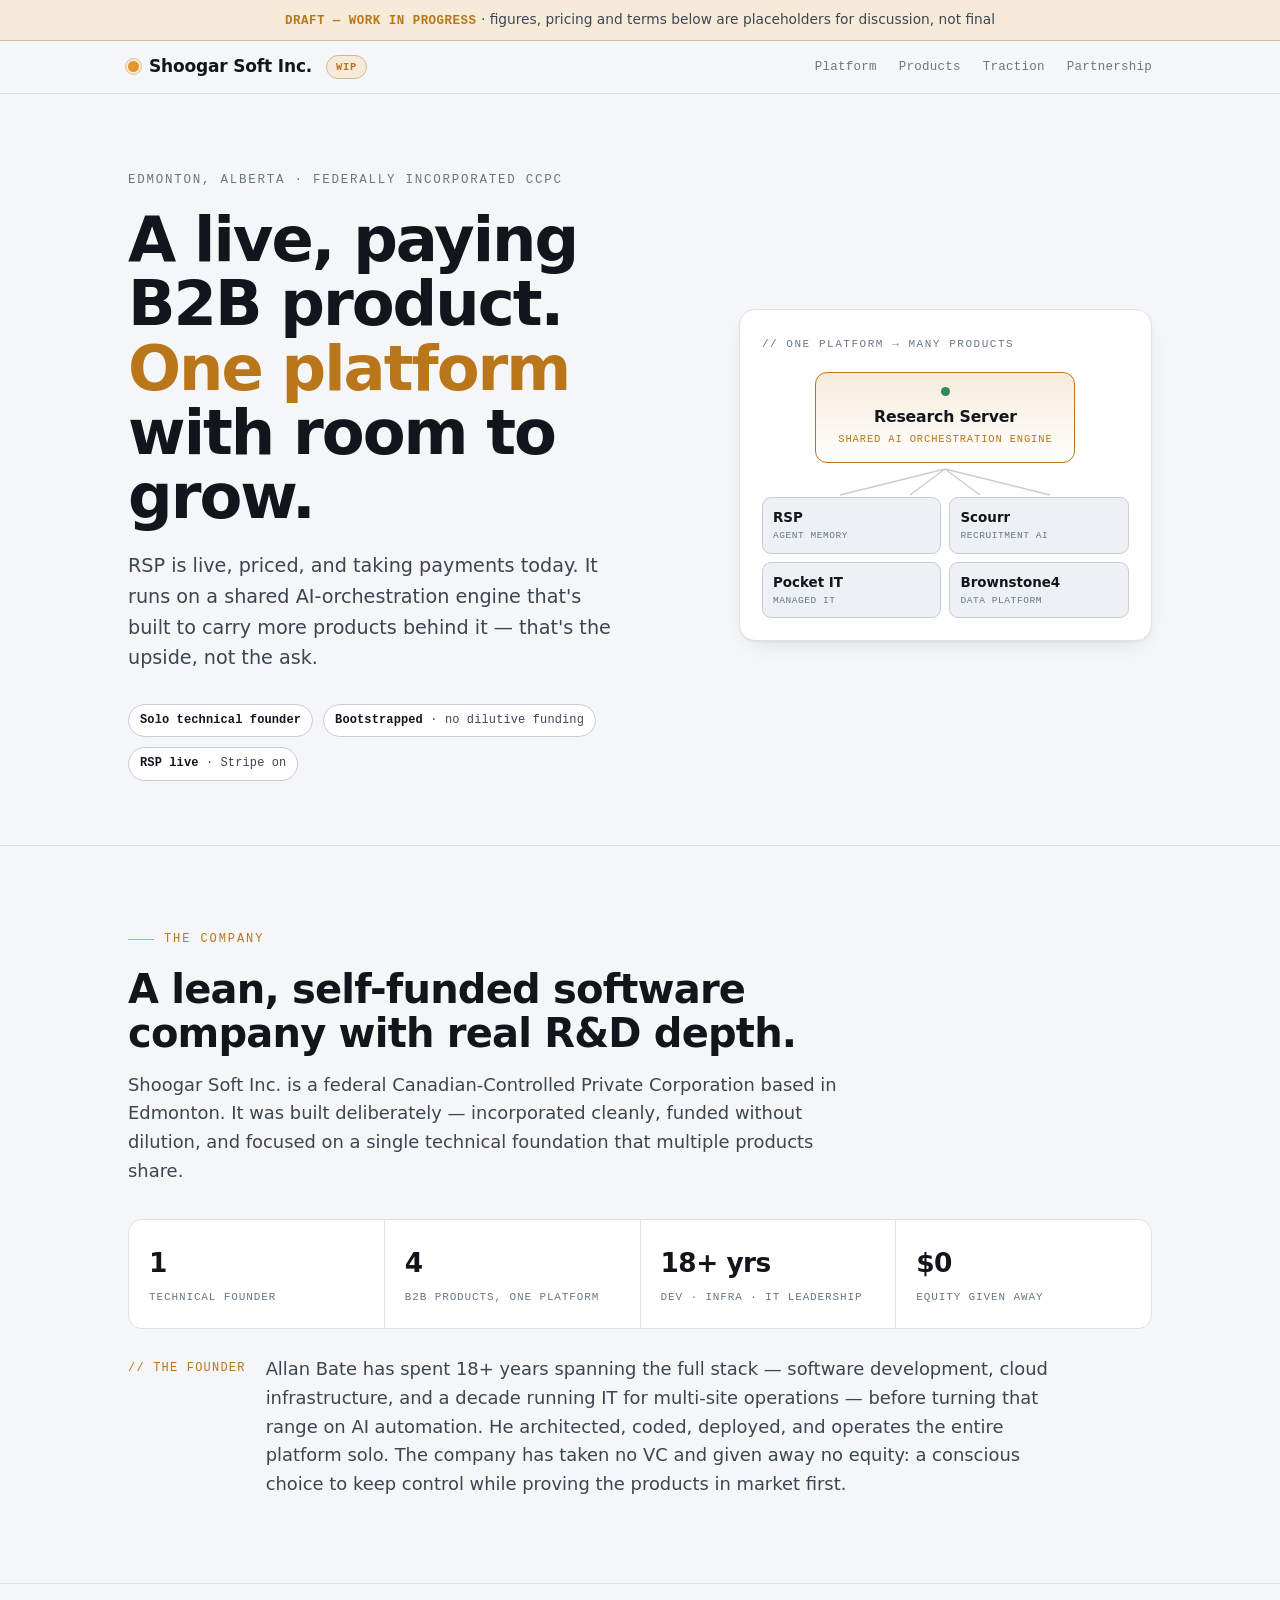
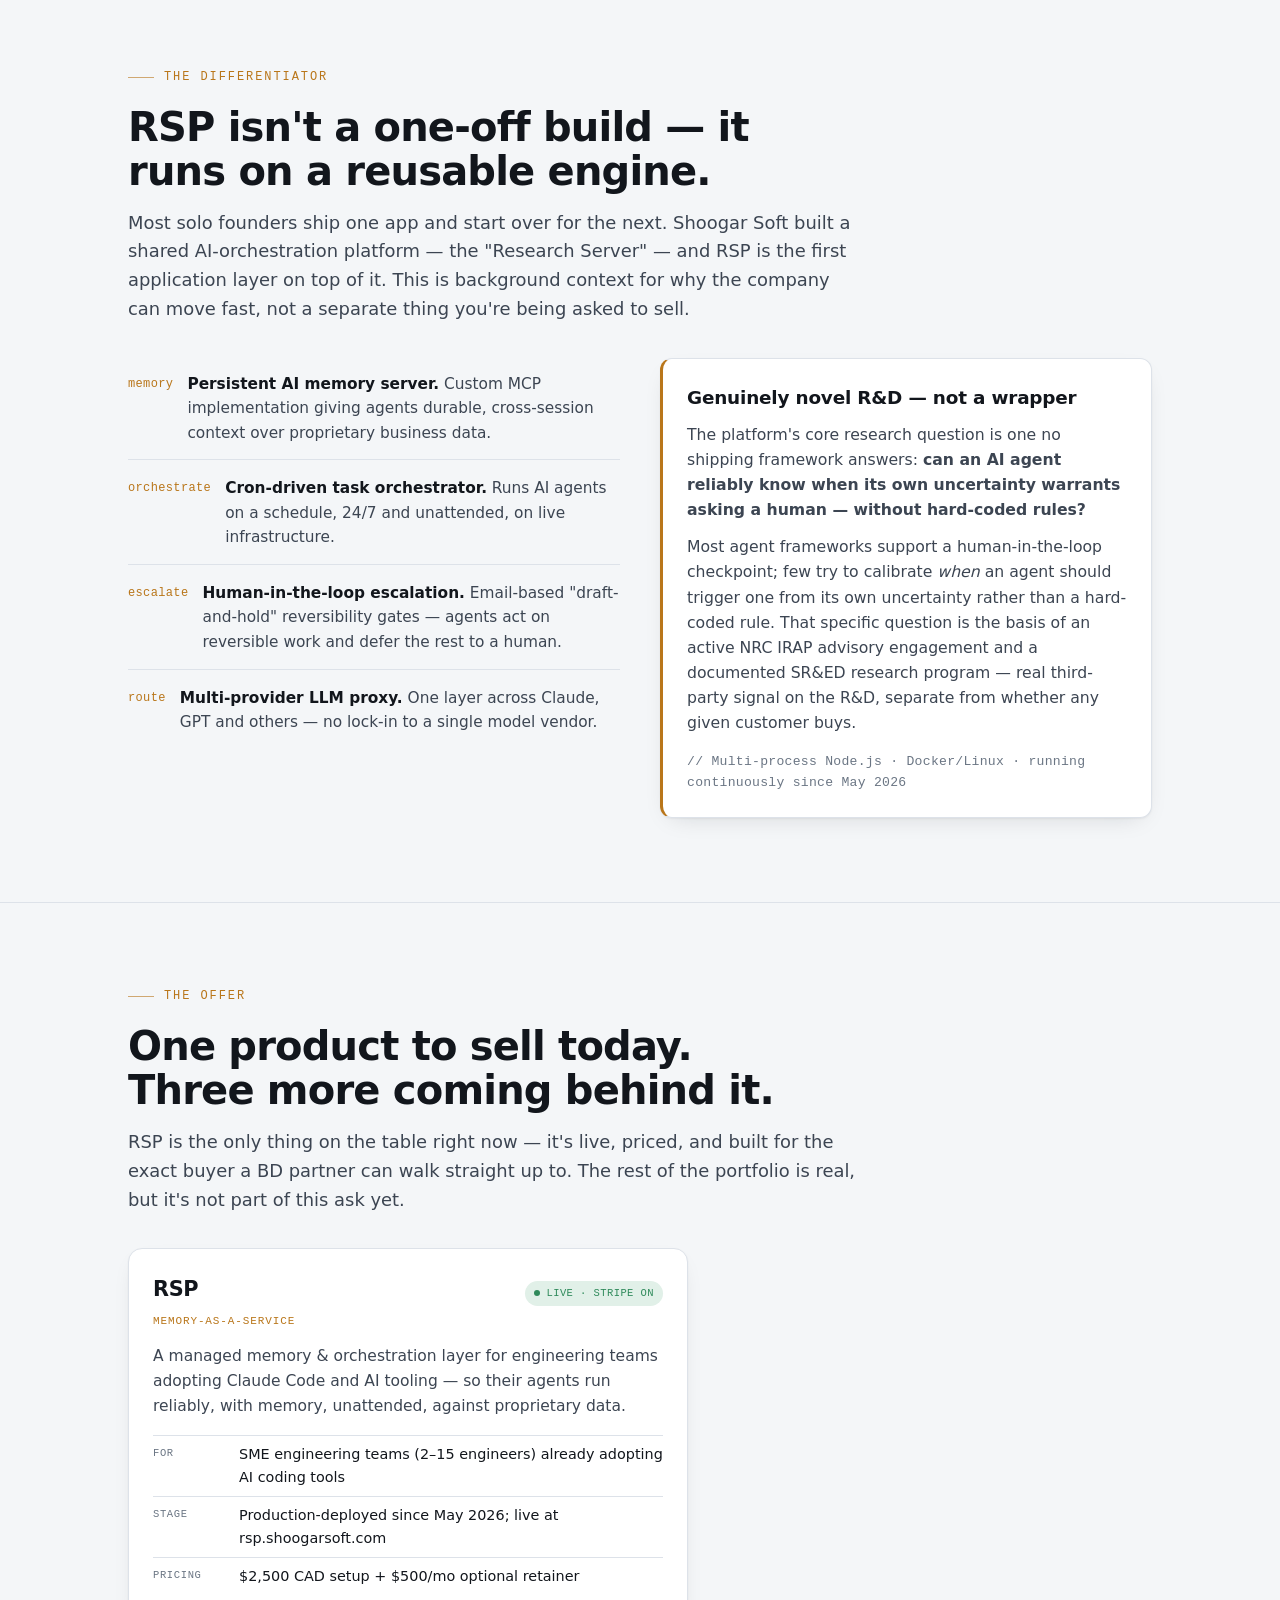
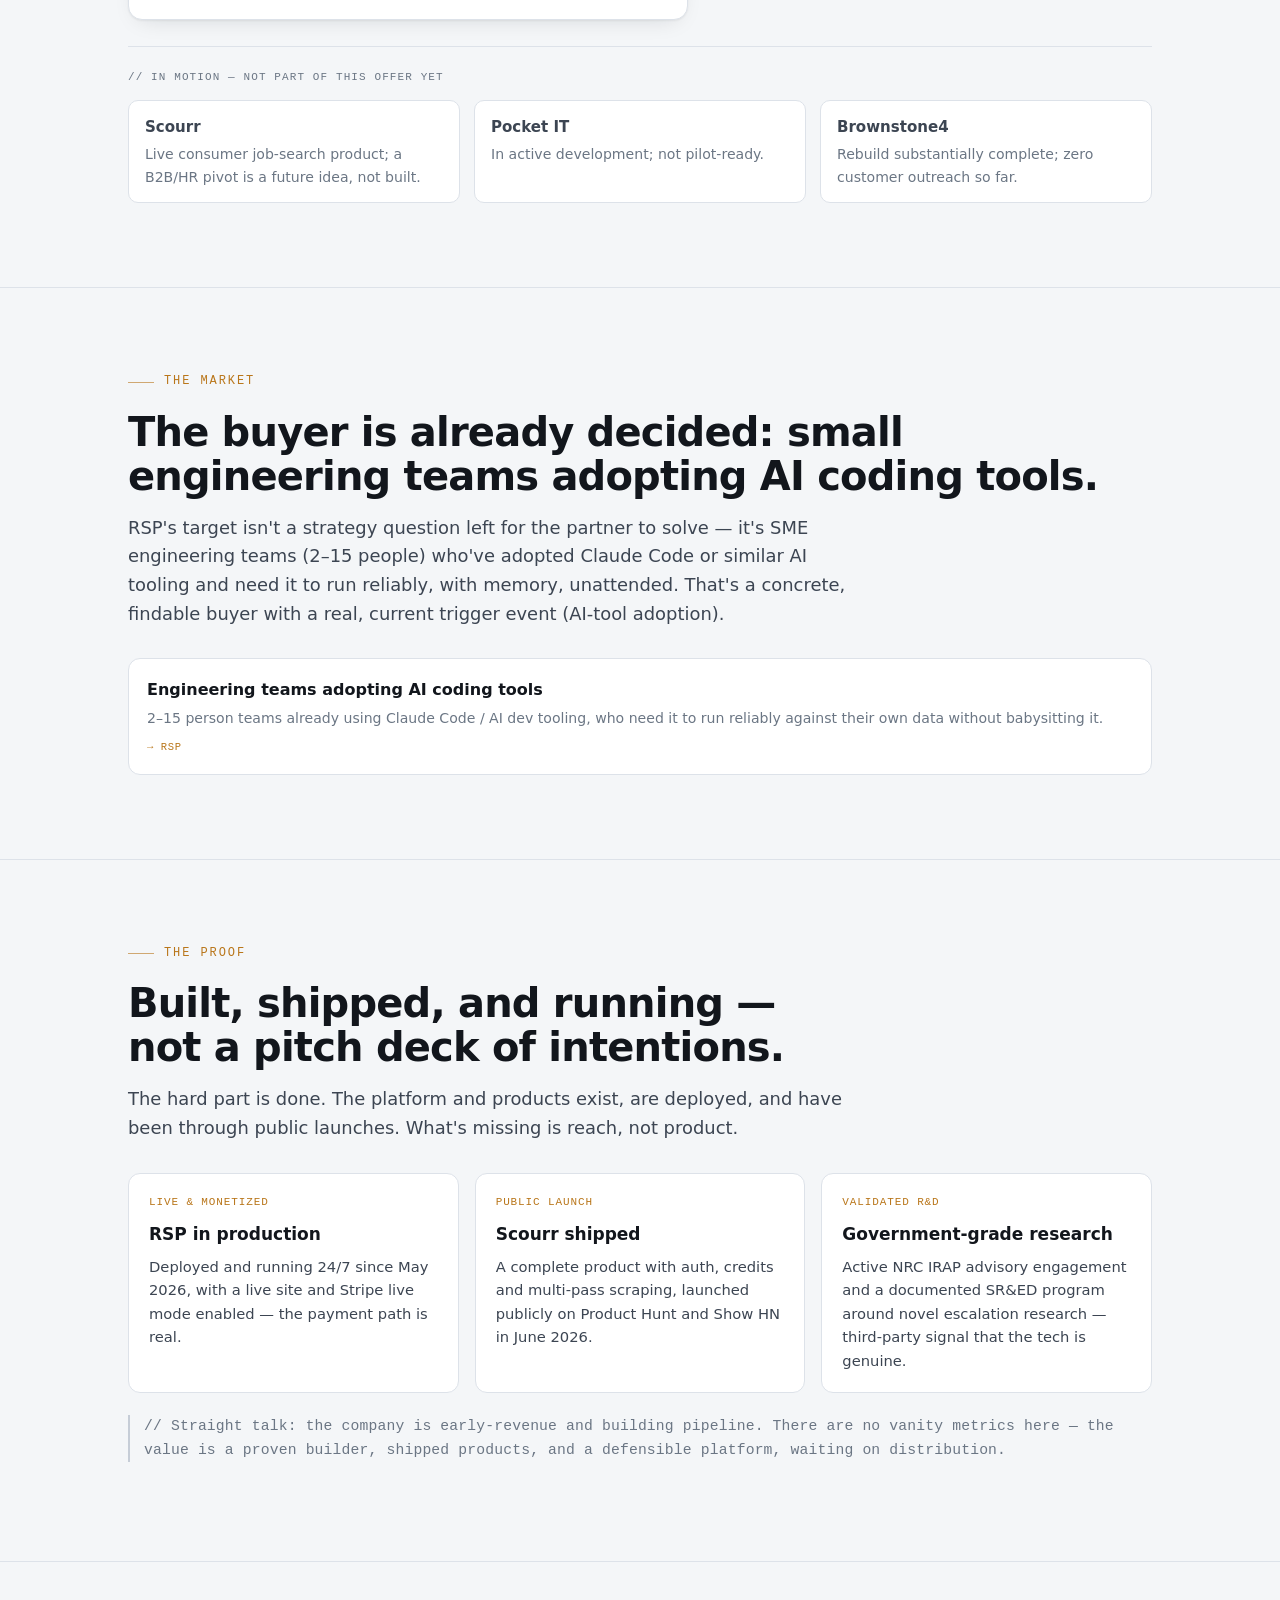
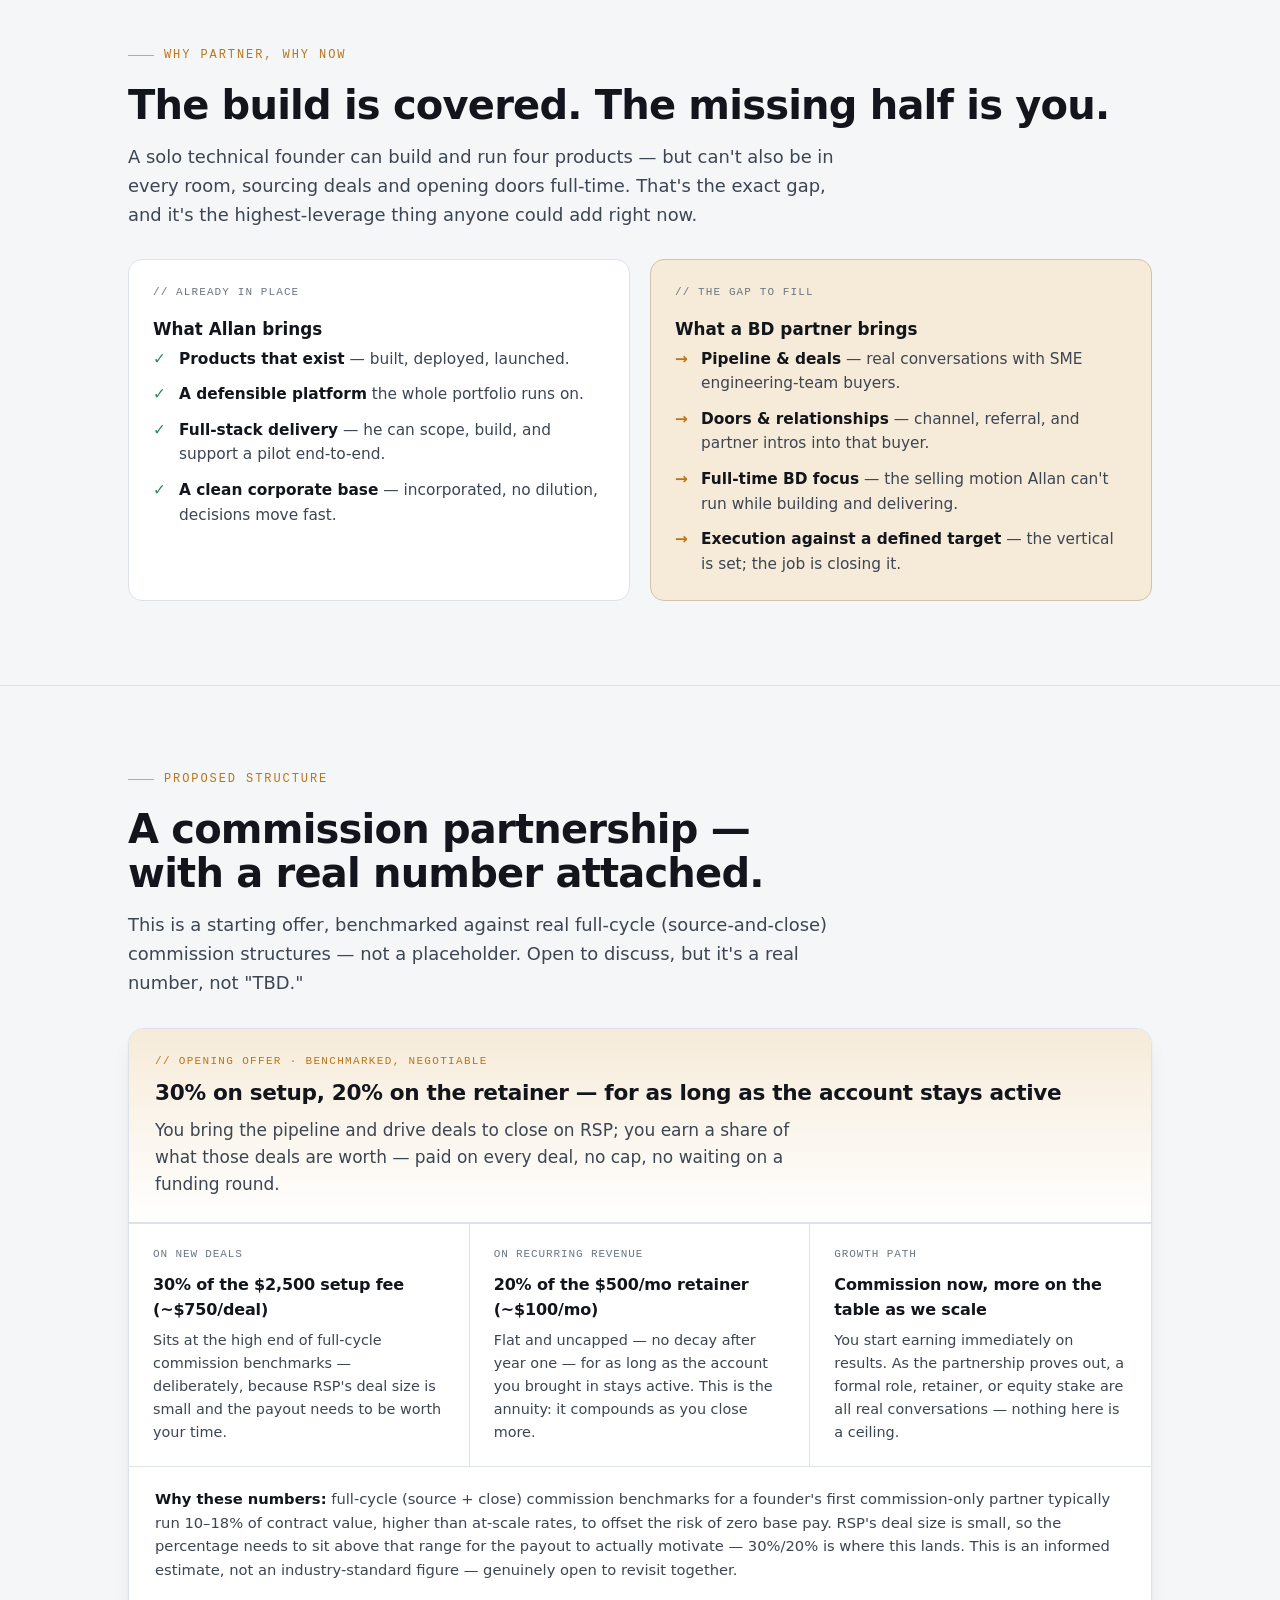
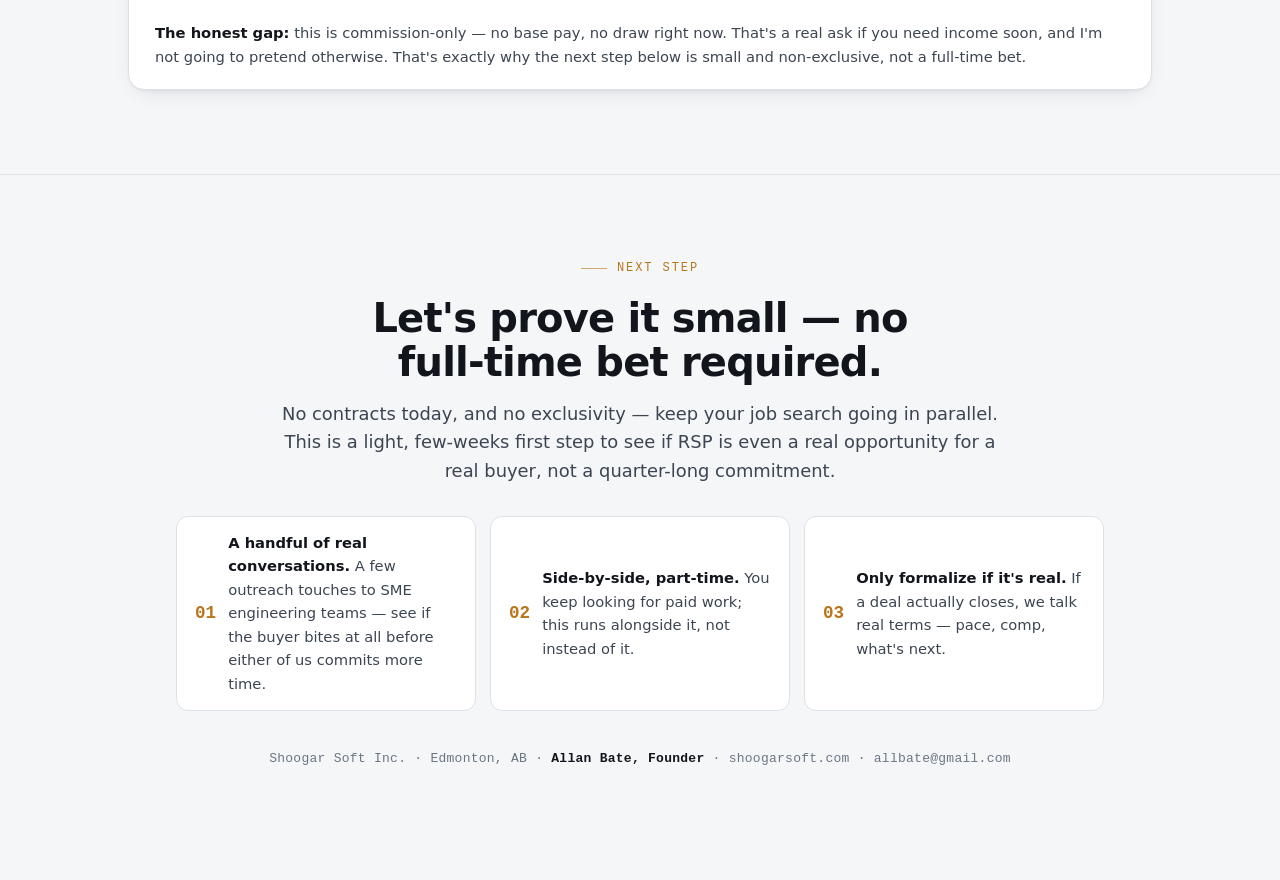
<file: partner-deck.html>
<!doctype html>
<html lang="en">
<head>
<meta charset="utf-8">
<meta name="viewport" content="width=device-width, initial-scale=1">
<meta name="robots" content="noindex, nofollow">
<meta name="description" content="Partnership proposal draft for Shoogar Soft Inc. — work in progress, not for public indexing.">
<link rel="canonical" href="https://shoogarsoft.com/partner-deck">
<title>Shoogar Soft — Partner With Us (WIP)</title>
<style>
  :root {
    color-scheme: light dark;
    /* neutrals — cool slate bias, chosen not defaulted */
    --ground: #F4F6F8;
    --panel: #FFFFFF;
    --panel-2: #EDF0F4;
    --ink: #12161C;
    --ink-soft: #3C4552;
    --ink-faint: #6B7684;
    --line: #DDE2E9;
    --line-strong: #C6CDD7;
    /* accent — honey-amber (Shoogar), used sparingly */
    --accent: #B9761A;
    --accent-bright: #E0982E;
    --accent-wash: #F6EBD9;
    /* semantic, separate from accent */
    --live: #2F8A5B;
    --live-wash: #E1F0E8;
    --prog: #4A6FA5;
    --prog-wash: #E4EAF3;
    --shadow: 0 1px 2px rgba(18,22,28,.05), 0 8px 24px -12px rgba(18,22,28,.18);

    --maxw: 1080px;
    --font-sans: "Segoe UI", system-ui, -apple-system, "Helvetica Neue", Arial, sans-serif;
    --font-mono: "Cascadia Code", "SF Mono", "Consolas", ui-monospace, "Roboto Mono", monospace;
  }
  @media (prefers-color-scheme: dark) {
    :root {
      --ground: #0C0F14;
      --panel: #14181F;
      --panel-2: #1B212B;
      --ink: #E7EBF0;
      --ink-soft: #AEB7C4;
      --ink-faint: #78828F;
      --line: #262D38;
      --line-strong: #333C49;
      --accent: #E0982E;
      --accent-bright: #F0AE45;
      --accent-wash: #2A2115;
      --live: #46B37C;
      --live-wash: #16241C;
      --prog: #7CA0D6;
      --prog-wash: #171E2A;
      --shadow: 0 1px 2px rgba(0,0,0,.4), 0 12px 32px -14px rgba(0,0,0,.7);
    }
  }
  /* explicit toggle overrides — must win both directions */
  :root[data-theme="light"] {
    --ground:#F4F6F8; --panel:#FFFFFF; --panel-2:#EDF0F4; --ink:#12161C; --ink-soft:#3C4552;
    --ink-faint:#6B7684; --line:#DDE2E9; --line-strong:#C6CDD7; --accent:#B9761A; --accent-bright:#E0982E;
    --accent-wash:#F6EBD9; --live:#2F8A5B; --live-wash:#E1F0E8; --prog:#4A6FA5; --prog-wash:#E4EAF3;
    --shadow:0 1px 2px rgba(18,22,28,.05), 0 8px 24px -12px rgba(18,22,28,.18);
  }
  :root[data-theme="dark"] {
    --ground:#0C0F14; --panel:#14181F; --panel-2:#1B212B; --ink:#E7EBF0; --ink-soft:#AEB7C4;
    --ink-faint:#78828F; --line:#262D38; --line-strong:#333C49; --accent:#E0982E; --accent-bright:#F0AE45;
    --accent-wash:#2A2115; --live:#46B37C; --live-wash:#16241C; --prog:#7CA0D6; --prog-wash:#171E2A;
    --shadow:0 1px 2px rgba(0,0,0,.4), 0 12px 32px -14px rgba(0,0,0,.7);
  }

  * { box-sizing: border-box; }
  html { scroll-behavior: smooth; }
  body {
    margin: 0;
    background: var(--ground);
    color: var(--ink);
    font-family: var(--font-sans);
    font-size: 17px;
    line-height: 1.6;
    -webkit-font-smoothing: antialiased;
    text-rendering: optimizeLegibility;
  }
  .wrap { max-width: var(--maxw); margin: 0 auto; padding: 0 28px; }

  /* ---- top rail ---- */
  .rail {
    position: sticky; top: 0; z-index: 50;
    background: color-mix(in srgb, var(--ground) 86%, transparent);
    backdrop-filter: saturate(1.4) blur(10px);
    border-bottom: 1px solid var(--line);
  }
  .rail-inner {
    max-width: var(--maxw); margin: 0 auto; padding: 12px 28px;
    display: flex; align-items: center; gap: 14px;
  }
  .brandmark { display: flex; align-items: center; gap: 10px; font-weight: 700; letter-spacing: -.01em; }
  .brand-dot {
    width: 11px; height: 11px; border-radius: 50%;
    background: var(--accent-bright);
    box-shadow: 0 0 0 3px var(--accent-wash);
    position: relative;
  }
  .brand-dot::after {
    content:""; position:absolute; inset:-3px; border-radius:50%;
    border:1.5px solid var(--accent-bright); opacity:.5;
    animation: ping 3.4s cubic-bezier(0,0,.2,1) infinite;
  }
  @keyframes ping { 0%{transform:scale(.9);opacity:.6} 70%,100%{transform:scale(2.4);opacity:0} }
  .rail nav { margin-left: auto; display: flex; gap: 22px; }
  .rail nav a {
    font-family: var(--font-mono); font-size: 12.5px; text-decoration: none;
    color: var(--ink-faint); letter-spacing: .02em; padding: 4px 0;
  }
  .rail nav a:hover { color: var(--accent); }
  @media (max-width: 760px) { .rail nav { display: none; } }

  /* ---- section scaffolding ---- */
  section { padding: 84px 0; border-top: 1px solid var(--line); }
  section:first-of-type { border-top: none; }
  .eyebrow {
    font-family: var(--font-mono); font-size: 12px; letter-spacing: .16em;
    text-transform: uppercase; color: var(--accent);
    display: flex; align-items: center; gap: 10px; margin: 0 0 18px;
  }
  .eyebrow::before {
    content:""; width: 26px; height: 1px; background: var(--accent); opacity:.6;
  }
  h2 {
    font-size: clamp(1.7rem, 3.4vw, 2.5rem); line-height: 1.1; letter-spacing: -.02em;
    margin: 0 0 16px; text-wrap: balance; font-weight: 720;
  }
  .lead { font-size: 1.12rem; color: var(--ink-soft); max-width: 64ch; margin: 0; }

  a.link { color: var(--accent); text-decoration: none; border-bottom: 1px solid color-mix(in srgb, var(--accent) 35%, transparent); }
  a.link:hover { border-bottom-color: var(--accent); }

  /* ---- HERO ---- */
  .hero { padding-top: 76px; padding-bottom: 64px; }
  .hero-grid { display: grid; grid-template-columns: 1.15fr .85fr; gap: 52px; align-items: center; }
  @media (max-width: 880px) { .hero-grid { grid-template-columns: 1fr; gap: 40px; } }
  .hero h1 {
    font-size: clamp(2.3rem, 6vw, 3.9rem); line-height: 1.03; letter-spacing: -.032em;
    margin: 18px 0 22px; font-weight: 760; text-wrap: balance;
  }
  .hero h1 .amber { color: var(--accent); }
  .hero-sub { font-size: 1.2rem; color: var(--ink-soft); max-width: 40ch; margin: 0 0 30px; }
  .kicker {
    font-family: var(--font-mono); font-size: 12.5px; letter-spacing: .14em; text-transform: uppercase;
    color: var(--ink-faint);
  }
  .hero-meta { display: flex; flex-wrap: wrap; gap: 10px; }
  .chip {
    font-family: var(--font-mono); font-size: 12px; letter-spacing: .01em;
    padding: 6px 11px; border-radius: 999px; border: 1px solid var(--line-strong);
    color: var(--ink-soft); background: var(--panel);
  }
  .chip b { color: var(--ink); font-weight: 600; }

  /* ---- core diagram (the thesis) ---- */
  .diagram {
    background: var(--panel); border: 1px solid var(--line); border-radius: 16px;
    padding: 26px 22px 22px; box-shadow: var(--shadow);
  }
  .diagram .dg-label { font-family: var(--font-mono); font-size: 11px; letter-spacing:.14em; text-transform:uppercase; color: var(--ink-faint); margin-bottom: 18px; }
  .core-node {
    display: flex; flex-direction: column; align-items: center; text-align: center;
    background: linear-gradient(180deg, var(--accent-wash), transparent);
    border: 1.5px solid var(--accent); border-radius: 12px; padding: 14px 12px; margin: 0 auto 6px;
    position: relative; max-width: 260px;
  }
  .core-node .ct { font-weight: 700; font-size: .98rem; letter-spacing: -.01em; }
  .core-node .cs { font-family: var(--font-mono); font-size: 10.5px; letter-spacing:.08em; text-transform:uppercase; color: var(--accent); margin-top: 2px; }
  .core-pulse {
    width: 9px; height: 9px; border-radius: 50%; background: var(--live);
    margin-bottom: 8px; box-shadow: 0 0 0 0 color-mix(in srgb, var(--live) 60%, transparent);
    animation: livepulse 2.4s ease-out infinite;
  }
  @keyframes livepulse { 0%{box-shadow:0 0 0 0 color-mix(in srgb,var(--live) 55%,transparent)} 70%,100%{box-shadow:0 0 0 10px transparent} }
  .fan { display: flex; justify-content: center; height: 26px; }
  .fan svg { width: 100%; max-width: 300px; height: 100%; overflow: visible; }
  .leaf-row { display: grid; grid-template-columns: repeat(2, 1fr); gap: 8px; margin-top: 2px; }
  .leaf {
    border: 1px solid var(--line-strong); border-radius: 9px; padding: 9px 10px;
    background: var(--panel-2);
  }
  .leaf .ln { font-weight: 650; font-size: .84rem; }
  .leaf .lm { font-family: var(--font-mono); font-size: 9.5px; letter-spacing:.06em; text-transform:uppercase; color: var(--ink-faint); }

  /* ---- snapshot facts ---- */
  .facts { display: grid; grid-template-columns: repeat(4, 1fr); gap: 1px; background: var(--line); border: 1px solid var(--line); border-radius: 14px; overflow: hidden; }
  @media (max-width: 760px) { .facts { grid-template-columns: repeat(2, 1fr); } }
  .fact { background: var(--panel); padding: 22px 20px; }
  .fact .fv { font-size: 1.65rem; font-weight: 720; letter-spacing: -.02em; font-variant-numeric: tabular-nums; }
  .fact .fk { font-family: var(--font-mono); font-size: 11px; letter-spacing: .08em; text-transform: uppercase; color: var(--ink-faint); margin-top: 4px; }
  .founder-note { margin-top: 26px; display: grid; grid-template-columns: auto 1fr; gap: 20px; align-items: start; }
  @media (max-width: 620px){ .founder-note{ grid-template-columns: 1fr; } }
  .founder-tag { font-family: var(--font-mono); font-size: 12px; color: var(--accent); letter-spacing:.1em; text-transform:uppercase; padding-top: 4px; }

  /* ---- platform section ---- */
  .plat-grid { display: grid; grid-template-columns: 1fr 1fr; gap: 40px; align-items: start; margin-top: 34px; }
  @media (max-width: 880px){ .plat-grid{ grid-template-columns: 1fr; gap: 26px; } }
  .caplist { list-style: none; margin: 0; padding: 0; display: grid; gap: 2px; }
  .caplist li { display: grid; grid-template-columns: auto 1fr; gap: 14px; padding: 14px 0; border-bottom: 1px solid var(--line); }
  .caplist li:last-child { border-bottom: none; }
  .capname { font-family: var(--font-mono); font-size: 12px; color: var(--accent); letter-spacing:.03em; padding-top: 3px; white-space: nowrap; }
  .capdesc { color: var(--ink-soft); font-size: .96rem; }
  .capdesc b { color: var(--ink); font-weight: 620; }
  .moat-card {
    background: var(--panel); border: 1px solid var(--line); border-left: 3px solid var(--accent);
    border-radius: 12px; padding: 24px; box-shadow: var(--shadow);
  }
  .moat-card h3 { margin: 0 0 10px; font-size: 1.15rem; letter-spacing: -.01em; }
  .moat-card p { margin: 0 0 12px; color: var(--ink-soft); font-size: .98rem; }
  .moat-card p:last-child { margin-bottom: 0; }

  /* ---- product portfolio ---- */
  .products { display: grid; grid-template-columns: 1fr 1fr; gap: 20px; margin-top: 34px; }
  @media (max-width: 820px){ .products{ grid-template-columns: 1fr; } }
  .lead-offer { margin-top: 34px; max-width: 560px; }
  .pcard-lead { border: 1.5px solid var(--accent); box-shadow: 0 0 0 4px var(--accent-wash), var(--shadow); }
  .next-up { margin-top: 26px; border-top: 1px solid var(--line); padding-top: 22px; }
  .nu-label { font-family: var(--font-mono); font-size: 11px; letter-spacing: .1em; text-transform: uppercase; color: var(--ink-faint); margin-bottom: 14px; }
  .nu-row { display: grid; grid-template-columns: repeat(3, 1fr); gap: 14px; }
  @media (max-width: 820px){ .nu-row{ grid-template-columns: 1fr; } }
  .nu-item { border: 1px solid var(--line); border-radius: 10px; padding: 14px 16px; background: var(--panel); font-size: .88rem; color: var(--ink-faint); }
  .nu-item b { display: block; color: var(--ink-soft); font-size: .94rem; margin-bottom: 4px; }
  .pcard {
    background: var(--panel); border: 1px solid var(--line); border-radius: 14px; padding: 24px;
    display: flex; flex-direction: column; box-shadow: var(--shadow);
  }
  .pcard-top { display: flex; align-items: baseline; justify-content: space-between; gap: 12px; margin-bottom: 4px; }
  .pcard h3 { margin: 0; font-size: 1.3rem; letter-spacing: -.015em; }
  .pcard .tagline { font-family: var(--font-mono); font-size: 11px; letter-spacing: .08em; text-transform: uppercase; color: var(--accent); margin: 2px 0 14px; }
  .pcard .what { color: var(--ink-soft); font-size: .97rem; margin: 0 0 16px; }
  .prow { display: grid; grid-template-columns: 76px 1fr; gap: 10px; padding: 7px 0; border-top: 1px solid var(--line); font-size: .9rem; }
  .prow .pl { font-family: var(--font-mono); font-size: 10.5px; letter-spacing:.06em; text-transform:uppercase; color: var(--ink-faint); padding-top: 2px; }
  .prow .pv { color: var(--ink); }
  .status {
    display: inline-flex; align-items: center; gap: 6px;
    font-family: var(--font-mono); font-size: 10.5px; letter-spacing: .04em; text-transform: uppercase;
    padding: 4px 9px; border-radius: 999px; white-space: nowrap;
  }
  .status::before { content:""; width: 6px; height: 6px; border-radius: 50%; }
  .status.live { background: var(--live-wash); color: var(--live); }
  .status.live::before { background: var(--live); }
  .status.build { background: var(--prog-wash); color: var(--prog); }
  .status.build::before { background: var(--prog); }
  .status.wip { background: var(--accent-wash); color: var(--accent); }
  .status.wip::before { background: var(--accent); }

  /* ---- market ---- */
  .verticals { display: grid; grid-template-columns: repeat(4,1fr); gap: 14px; margin-top: 30px; }
  @media (max-width: 820px){ .verticals{ grid-template-columns: repeat(2,1fr); } }
  @media (max-width: 460px){ .verticals{ grid-template-columns: 1fr; } }
  .vert { border: 1px solid var(--line); border-radius: 12px; padding: 18px; background: var(--panel); }
  .vert .vn { font-weight: 680; font-size: 1rem; margin-bottom: 4px; }
  .vert .vd { font-size: .88rem; color: var(--ink-faint); }
  .vert .vp { font-family: var(--font-mono); font-size: 10.5px; text-transform: uppercase; letter-spacing:.06em; color: var(--accent); margin-top: 10px; }

  /* ---- traction ---- */
  .proofs { display: grid; grid-template-columns: repeat(3,1fr); gap: 16px; margin-top: 30px; }
  @media (max-width: 820px){ .proofs{ grid-template-columns: 1fr; } }
  .proof { border: 1px solid var(--line); border-radius: 12px; padding: 20px; background: var(--panel); }
  .proof .ph { font-family: var(--font-mono); font-size: 11px; letter-spacing:.08em; text-transform:uppercase; color: var(--accent); margin-bottom: 10px; }
  .proof .pt { font-weight: 640; margin-bottom: 6px; }
  .proof .pd { font-size: .92rem; color: var(--ink-soft); }
  .honest { margin-top: 22px; font-size: .92rem; color: var(--ink-faint); font-family: var(--font-mono); letter-spacing:.01em; border-left: 2px solid var(--line-strong); padding-left: 14px; }

  /* ---- gap / why now ---- */
  .gap-grid { display: grid; grid-template-columns: 1fr 1fr; gap: 20px; margin-top: 30px; }
  @media (max-width: 780px){ .gap-grid{ grid-template-columns: 1fr; } }
  .gapcol { border-radius: 14px; padding: 24px; }
  .gapcol.have { background: var(--panel); border: 1px solid var(--line); }
  .gapcol.need { background: var(--accent-wash); border: 1px solid color-mix(in srgb, var(--accent) 30%, var(--line)); }
  .gapcol h3 { margin: 0 0 4px; font-size: 1.05rem; }
  .gapcol .glabel { font-family: var(--font-mono); font-size: 11px; letter-spacing:.1em; text-transform: uppercase; color: var(--ink-faint); margin-bottom: 14px; }
  .gapcol ul { margin: 0; padding: 0; list-style: none; display: grid; gap: 11px; }
  .gapcol li { display: grid; grid-template-columns: 18px 1fr; gap: 8px; font-size: .96rem; color: var(--ink-soft); }
  .gapcol li b { color: var(--ink); font-weight: 620; }
  .tick { color: var(--live); font-weight: 700; }
  .cross { color: var(--accent); font-weight: 700; }

  /* ---- partnership structure ---- */
  .deal-callout {
    margin-top: 30px; background: var(--panel); border: 1px solid var(--line); border-radius: 16px;
    overflow: hidden; box-shadow: var(--shadow);
  }
  .deal-head { padding: 24px 26px; border-bottom: 1px solid var(--line); background: linear-gradient(180deg, var(--accent-wash), transparent); }
  .deal-head .dh-ey { font-family: var(--font-mono); font-size: 11px; letter-spacing:.12em; text-transform:uppercase; color: var(--accent); }
  .deal-head h3 { margin: 6px 0 6px; font-size: 1.35rem; letter-spacing: -.015em; }
  .deal-head p { margin: 0; color: var(--ink-soft); max-width: 62ch; }
  .terms { display: grid; grid-template-columns: repeat(3,1fr); }
  @media (max-width: 780px){ .terms{ grid-template-columns: 1fr; } }
  .term { padding: 22px 24px; border-right: 1px solid var(--line); border-top: 1px solid var(--line); }
  .term:nth-child(3n){ border-right: none; }
  @media (max-width: 780px){ .term{ border-right: none; } }
  .term .tn { font-family: var(--font-mono); font-size: 11px; letter-spacing:.08em; text-transform: uppercase; color: var(--ink-faint); margin-bottom: 8px; }
  .term .tt { font-weight: 640; font-size: 1rem; margin-bottom: 6px; letter-spacing: -.01em; }
  .term .td { font-size: .9rem; color: var(--ink-soft); }
  .deal-foot { padding: 20px 26px; border-top: 1px solid var(--line); font-size: .92rem; color: var(--ink-soft); }
  .deal-foot b { color: var(--ink); }

  /* ---- close ---- */
  .close { text-align: center; padding-bottom: 100px; }
  .close h2 { max-width: 20ch; margin-left: auto; margin-right: auto; }
  .close .lead { margin: 0 auto 30px; }
  .steps { display: flex; justify-content: center; flex-wrap: wrap; gap: 14px; margin-top: 8px; }
  .step {
    display: grid; grid-template-columns: auto 1fr; gap: 12px; align-items: center; text-align: left;
    background: var(--panel); border: 1px solid var(--line); border-radius: 12px; padding: 14px 18px; max-width: 300px;
  }
  .step .num { font-family: var(--font-mono); font-size: 1.1rem; font-weight: 700; color: var(--accent); }
  .step .sd { font-size: .92rem; color: var(--ink-soft); }
  .step .sd b { color: var(--ink); }
  .contact { margin-top: 38px; font-family: var(--font-mono); font-size: 13px; color: var(--ink-faint); letter-spacing: .02em; }
  .contact b { color: var(--ink); }

  /* reveal */
  .reveal { opacity: 0; transform: translateY(14px); transition: opacity .6s ease, transform .6s ease; }
  .reveal.in { opacity: 1; transform: none; }
  @media (prefers-reduced-motion: reduce) {
    * { animation: none !important; scroll-behavior: auto !important; }
    .reveal { opacity: 1; transform: none; transition: none; }
  }
  :focus-visible { outline: 2px solid var(--accent); outline-offset: 3px; border-radius: 3px; }

  /* ---- WIP banner + badge ---- */
  .wip-banner {
    background: var(--accent-wash); border-bottom: 1px solid color-mix(in srgb, var(--accent) 35%, var(--line));
    color: var(--ink-soft); font-size: .86rem; text-align: center; padding: 8px 20px;
  }
  .wip-banner b { color: var(--accent); font-family: var(--font-mono); letter-spacing: .04em; text-transform: uppercase; font-size: .78rem; }
  .wip-badge {
    font-family: var(--font-mono); font-size: 10.5px; letter-spacing: .06em; text-transform: uppercase;
    color: var(--accent); background: var(--accent-wash); border: 1px solid color-mix(in srgb, var(--accent) 40%, var(--line));
    border-radius: 999px; padding: 3px 9px; margin-left: 4px;
  }
</style>
</head>
<body>

<div class="wip-banner"><b>Draft — work in progress</b> · figures, pricing and terms below are placeholders for discussion, not final</div>
<div class="rail">
  <div class="rail-inner">
    <div class="brandmark"><span class="brand-dot"></span> Shoogar Soft Inc. <span class="wip-badge">WIP</span></div>
    <nav>
      <a href="#platform">Platform</a>
      <a href="#portfolio">Products</a>
      <a href="#traction">Traction</a>
      <a href="#partner">Partnership</a>
    </nav>
  </div>
</div>

<!-- HERO -->
<section class="hero">
  <div class="wrap hero-grid">
    <div class="reveal in">
      <div class="kicker">Edmonton, Alberta · Federally incorporated CCPC</div>
      <h1>A live, paying B2B product.<br><span class="amber">One platform</span> with room to grow.</h1>
      <p class="hero-sub">RSP is live, priced, and taking payments today. It runs on a shared AI-orchestration engine that's built to carry more products behind it — that's the upside, not the ask.</p>
      <div class="hero-meta">
        <span class="chip"><b>Solo technical founder</b></span>
        <span class="chip"><b>Bootstrapped</b> · no dilutive funding</span>
        <span class="chip"><b>RSP live</b> · Stripe on</span>
      </div>
    </div>
    <div class="diagram reveal in" aria-label="Diagram: one shared Research Server engine powering four products">
      <div class="dg-label">// One platform → many products</div>
      <div class="core-node">
        <span class="core-pulse" title="Runs 24/7"></span>
        <span class="ct">Research Server</span>
        <span class="cs">Shared AI orchestration engine</span>
      </div>
      <div class="fan" aria-hidden="true">
        <svg viewBox="0 0 300 26" preserveAspectRatio="none">
          <path d="M150 0 L45 26 M150 0 L115 26 M150 0 L185 26 M150 0 L255 26"
                fill="none" stroke="var(--line-strong)" stroke-width="1.4"/>
        </svg>
      </div>
      <div class="leaf-row">
        <div class="leaf"><div class="ln">RSP</div><div class="lm">Agent memory</div></div>
        <div class="leaf"><div class="ln">Scourr</div><div class="lm">Recruitment AI</div></div>
        <div class="leaf"><div class="ln">Pocket IT</div><div class="lm">Managed IT</div></div>
        <div class="leaf"><div class="ln">Brownstone4</div><div class="lm">Data platform</div></div>
      </div>
    </div>
  </div>
</section>

<!-- SNAPSHOT -->
<section id="company">
  <div class="wrap">
    <p class="eyebrow reveal">The company</p>
    <h2 class="reveal">A lean, self-funded software company with real R&amp;D depth.</h2>
    <p class="lead reveal">Shoogar Soft Inc. is a federal Canadian-Controlled Private Corporation based in Edmonton. It was built deliberately — incorporated cleanly, funded without dilution, and focused on a single technical foundation that multiple products share.</p>

    <div class="facts reveal" style="margin-top:34px;">
      <div class="fact"><div class="fv">1</div><div class="fk">Technical founder</div></div>
      <div class="fact"><div class="fv">4</div><div class="fk">B2B products, one platform</div></div>
      <div class="fact"><div class="fv">18+ yrs</div><div class="fk">Dev · infra · IT leadership</div></div>
      <div class="fact"><div class="fv">$0</div><div class="fk">Equity given away</div></div>
    </div>

    <div class="founder-note reveal">
      <div class="founder-tag">// The founder</div>
      <p class="lead" style="max-width:70ch;">Allan Bate has spent 18+ years spanning the full stack — software development, cloud infrastructure, and a decade running IT for multi-site operations — before turning that range on AI automation. He architected, coded, deployed, and operates the entire platform solo. The company has taken no VC and given away no equity: a conscious choice to keep control while proving the products in market first.</p>
    </div>
  </div>
</section>

<!-- PLATFORM -->
<section id="platform">
  <div class="wrap">
    <p class="eyebrow reveal">The differentiator</p>
    <h2 class="reveal">RSP isn't a one-off build — it runs on a reusable engine.</h2>
    <p class="lead reveal">Most solo founders ship one app and start over for the next. Shoogar Soft built a shared AI-orchestration platform — the "Research Server" — and RSP is the first application layer on top of it. This is background context for why the company can move fast, not a separate thing you're being asked to sell.</p>

    <div class="plat-grid">
      <ul class="caplist reveal">
        <li><span class="capname">memory</span><span class="capdesc"><b>Persistent AI memory server.</b> Custom MCP implementation giving agents durable, cross-session context over proprietary business data.</span></li>
        <li><span class="capname">orchestrate</span><span class="capdesc"><b>Cron-driven task orchestrator.</b> Runs AI agents on a schedule, 24/7 and unattended, on live infrastructure.</span></li>
        <li><span class="capname">escalate</span><span class="capdesc"><b>Human-in-the-loop escalation.</b> Email-based "draft-and-hold" reversibility gates — agents act on reversible work and defer the rest to a human.</span></li>
        <li><span class="capname">route</span><span class="capdesc"><b>Multi-provider LLM proxy.</b> One layer across Claude, GPT and others — no lock-in to a single model vendor.</span></li>
      </ul>
      <div class="moat-card reveal">
        <h3>Genuinely novel R&amp;D — not a wrapper</h3>
        <p>The platform's core research question is one no shipping framework answers: <b>can an AI agent reliably know when its own uncertainty warrants asking a human — without hard-coded rules?</b></p>
        <p>Most agent frameworks support a human-in-the-loop checkpoint; few try to calibrate <em>when</em> an agent should trigger one from its own uncertainty rather than a hard-coded rule. That specific question is the basis of an active NRC IRAP advisory engagement and a documented SR&amp;ED research program — real third-party signal on the R&amp;D, separate from whether any given customer buys.</p>
        <p style="color:var(--ink-faint);font-family:var(--font-mono);font-size:.82rem;letter-spacing:.02em;margin-top:16px;">// Multi-process Node.js · Docker/Linux · running continuously since May 2026</p>
      </div>
    </div>
  </div>
</section>

<!-- PORTFOLIO -->
<section id="portfolio">
  <div class="wrap">
    <p class="eyebrow reveal">The offer</p>
    <h2 class="reveal">One product to sell today. Three more coming behind it.</h2>
    <p class="lead reveal">RSP is the only thing on the table right now — it's live, priced, and built for the exact buyer a BD partner can walk straight up to. The rest of the portfolio is real, but it's not part of this ask yet.</p>

    <div class="lead-offer reveal">
      <div class="pcard pcard-lead">
        <div class="pcard-top"><h3>RSP</h3><span class="status live">Live · Stripe on</span></div>
        <div class="tagline">Memory-as-a-Service</div>
        <p class="what">A managed memory &amp; orchestration layer for engineering teams adopting Claude Code and AI tooling — so their agents run reliably, with memory, unattended, against proprietary data.</p>
        <div class="prow"><span class="pl">For</span><span class="pv">SME engineering teams (2–15 engineers) already adopting AI coding tools</span></div>
        <div class="prow"><span class="pl">Stage</span><span class="pv">Production-deployed since May 2026; live at rsp.shoogarsoft.com</span></div>
        <div class="prow"><span class="pl">Pricing</span><span class="pv">$2,500 CAD setup + $500/mo optional retainer</span></div>
      </div>
    </div>

    <div class="next-up reveal">
      <div class="nu-label">// In motion — not part of this offer yet</div>
      <div class="nu-row">
        <div class="nu-item"><b>Scourr</b><span>Live consumer job-search product; a B2B/HR pivot is a future idea, not built.</span></div>
        <div class="nu-item"><b>Pocket IT</b><span>In active development; not pilot-ready.</span></div>
        <div class="nu-item"><b>Brownstone4</b><span>Rebuild substantially complete; zero customer outreach so far.</span></div>
      </div>
    </div>
  </div>
</section>

<!-- MARKET -->
<section id="market">
  <div class="wrap">
    <p class="eyebrow reveal">The market</p>
    <h2 class="reveal">The buyer is already decided: small engineering teams adopting AI coding tools.</h2>
    <p class="lead reveal">RSP's target isn't a strategy question left for the partner to solve — it's SME engineering teams (2–15 people) who've adopted Claude Code or similar AI tooling and need it to run reliably, with memory, unattended. That's a concrete, findable buyer with a real, current trigger event (AI-tool adoption).</p>

    <div class="verticals" style="grid-template-columns: 1fr;">
      <div class="vert reveal"><div class="vn">Engineering teams adopting AI coding tools</div><div class="vd">2–15 person teams already using Claude Code / AI dev tooling, who need it to run reliably against their own data without babysitting it.</div><div class="vp">→ RSP</div></div>
    </div>
  </div>
</section>

<!-- TRACTION -->
<section id="traction">
  <div class="wrap">
    <p class="eyebrow reveal">The proof</p>
    <h2 class="reveal">Built, shipped, and running — not a pitch deck of intentions.</h2>
    <p class="lead reveal">The hard part is done. The platform and products exist, are deployed, and have been through public launches. What's missing is reach, not product.</p>

    <div class="proofs">
      <div class="proof reveal"><div class="ph">Live &amp; monetized</div><div class="pt">RSP in production</div><div class="pd">Deployed and running 24/7 since May 2026, with a live site and Stripe live mode enabled — the payment path is real.</div></div>
      <div class="proof reveal"><div class="ph">Public launch</div><div class="pt">Scourr shipped</div><div class="pd">A complete product with auth, credits and multi-pass scraping, launched publicly on Product Hunt and Show HN in June 2026.</div></div>
      <div class="proof reveal"><div class="ph">Validated R&amp;D</div><div class="pt">Government-grade research</div><div class="pd">Active NRC IRAP advisory engagement and a documented SR&amp;ED program around novel escalation research — third-party signal that the tech is genuine.</div></div>
    </div>
    <p class="honest reveal">// Straight talk: the company is early-revenue and building pipeline. There are no vanity metrics here — the value is a proven builder, shipped products, and a defensible platform, waiting on distribution.</p>
  </div>
</section>

<!-- WHY PARTNER -->
<section id="partner">
  <div class="wrap">
    <p class="eyebrow reveal">Why partner, why now</p>
    <h2 class="reveal">The build is covered. The missing half is you.</h2>
    <p class="lead reveal">A solo technical founder can build and run four products — but can't also be in every room, sourcing deals and opening doors full-time. That's the exact gap, and it's the highest-leverage thing anyone could add right now.</p>

    <div class="gap-grid">
      <div class="gapcol have reveal">
        <div class="glabel">// Already in place</div>
        <h3>What Allan brings</h3>
        <ul>
          <li><span class="tick">✓</span><span><b>Products that exist</b> — built, deployed, launched.</span></li>
          <li><span class="tick">✓</span><span><b>A defensible platform</b> the whole portfolio runs on.</span></li>
          <li><span class="tick">✓</span><span><b>Full-stack delivery</b> — he can scope, build, and support a pilot end-to-end.</span></li>
          <li><span class="tick">✓</span><span><b>A clean corporate base</b> — incorporated, no dilution, decisions move fast.</span></li>
        </ul>
      </div>
      <div class="gapcol need reveal">
        <div class="glabel">// The gap to fill</div>
        <h3>What a BD partner brings</h3>
        <ul>
          <li><span class="cross">→</span><span><b>Pipeline &amp; deals</b> — real conversations with SME engineering-team buyers.</span></li>
          <li><span class="cross">→</span><span><b>Doors &amp; relationships</b> — channel, referral, and partner intros into that buyer.</span></li>
          <li><span class="cross">→</span><span><b>Full-time BD focus</b> — the selling motion Allan can't run while building and delivering.</span></li>
          <li><span class="cross">→</span><span><b>Execution against a defined target</b> — the vertical is set; the job is closing it.</span></li>
        </ul>
      </div>
    </div>
  </div>
</section>

<!-- PARTNERSHIP STRUCTURE -->
<section id="structure">
  <div class="wrap">
    <p class="eyebrow reveal">Proposed structure</p>
    <h2 class="reveal">A commission partnership — with a real number attached.</h2>
    <p class="lead reveal">This is a starting offer, benchmarked against real full-cycle (source-and-close) commission structures — not a placeholder. Open to discuss, but it's a real number, not "TBD."</p>

    <div class="deal-callout reveal">
      <div class="deal-head">
        <div class="dh-ey">// Opening offer · benchmarked, negotiable</div>
        <h3>30% on setup, 20% on the retainer — for as long as the account stays active</h3>
        <p>You bring the pipeline and drive deals to close on RSP; you earn a share of what those deals are worth — paid on every deal, no cap, no waiting on a funding round.</p>
      </div>
      <div class="terms">
        <div class="term">
          <div class="tn">On new deals</div>
          <div class="tt">30% of the $2,500 setup fee (~$750/deal)</div>
          <div class="td">Sits at the high end of full-cycle commission benchmarks — deliberately, because RSP's deal size is small and the payout needs to be worth your time.</div>
        </div>
        <div class="term">
          <div class="tn">On recurring revenue</div>
          <div class="tt">20% of the $500/mo retainer (~$100/mo)</div>
          <div class="td">Flat and uncapped — no decay after year one — for as long as the account you brought in stays active. This is the annuity: it compounds as you close more.</div>
        </div>
        <div class="term">
          <div class="tn">Growth path</div>
          <div class="tt">Commission now, more on the table as we scale</div>
          <div class="td">You start earning immediately on results. As the partnership proves out, a formal role, retainer, or equity stake are all real conversations — nothing here is a ceiling.</div>
        </div>
      </div>
      <div class="deal-foot">
        <b>Why these numbers:</b> full-cycle (source + close) commission benchmarks for a founder's first commission-only partner typically run 10–18% of contract value, higher than at-scale rates, to offset the risk of zero base pay. RSP's deal size is small, so the percentage needs to sit above that range for the payout to actually motivate — 30%/20% is where this lands. This is an informed estimate, not an industry-standard figure — genuinely open to revisit together.
      </div>
      <div class="deal-foot" style="border-top:none;">
        <b>The honest gap:</b> this is commission-only — no base pay, no draw right now. That's a real ask if you need income soon, and I'm not going to pretend otherwise. That's exactly why the next step below is small and non-exclusive, not a full-time bet.
      </div>
    </div>
  </div>
</section>

<!-- CLOSE -->
<section class="close">
  <div class="wrap">
    <p class="eyebrow reveal" style="justify-content:center;">Next step</p>
    <h2 class="reveal">Let's prove it small — no full-time bet required.</h2>
    <p class="lead reveal">No contracts today, and no exclusivity — keep your job search going in parallel. This is a light, few-weeks first step to see if RSP is even a real opportunity for a real buyer, not a quarter-long commitment.</p>
    <div class="steps">
      <div class="step reveal"><span class="num">01</span><span class="sd"><b>A handful of real conversations.</b> A few outreach touches to SME engineering teams — see if the buyer bites at all before either of us commits more time.</span></div>
      <div class="step reveal"><span class="num">02</span><span class="sd"><b>Side-by-side, part-time.</b> You keep looking for paid work; this runs alongside it, not instead of it.</span></div>
      <div class="step reveal"><span class="num">03</span><span class="sd"><b>Only formalize if it's real.</b> If a deal actually closes, we talk real terms — pace, comp, what's next.</span></div>
    </div>
    <p class="contact reveal">Shoogar Soft Inc. · Edmonton, AB · <b>Allan Bate, Founder</b> · shoogarsoft.com · allbate@gmail.com</p>
  </div>
</section>

<script>
  (function () {
    var els = document.querySelectorAll('.reveal');
    if (!('IntersectionObserver' in window) || window.matchMedia('(prefers-reduced-motion: reduce)').matches) {
      els.forEach(function (e) { e.classList.add('in'); });
      return;
    }
    var io = new IntersectionObserver(function (entries) {
      entries.forEach(function (en) {
        if (en.isIntersecting) { en.target.classList.add('in'); io.unobserve(en.target); }
      });
    }, { threshold: 0.12, rootMargin: '0px 0px -8% 0px' });
    els.forEach(function (e) { io.observe(e); });
  })();
</script>
</body>
</html>
</file>
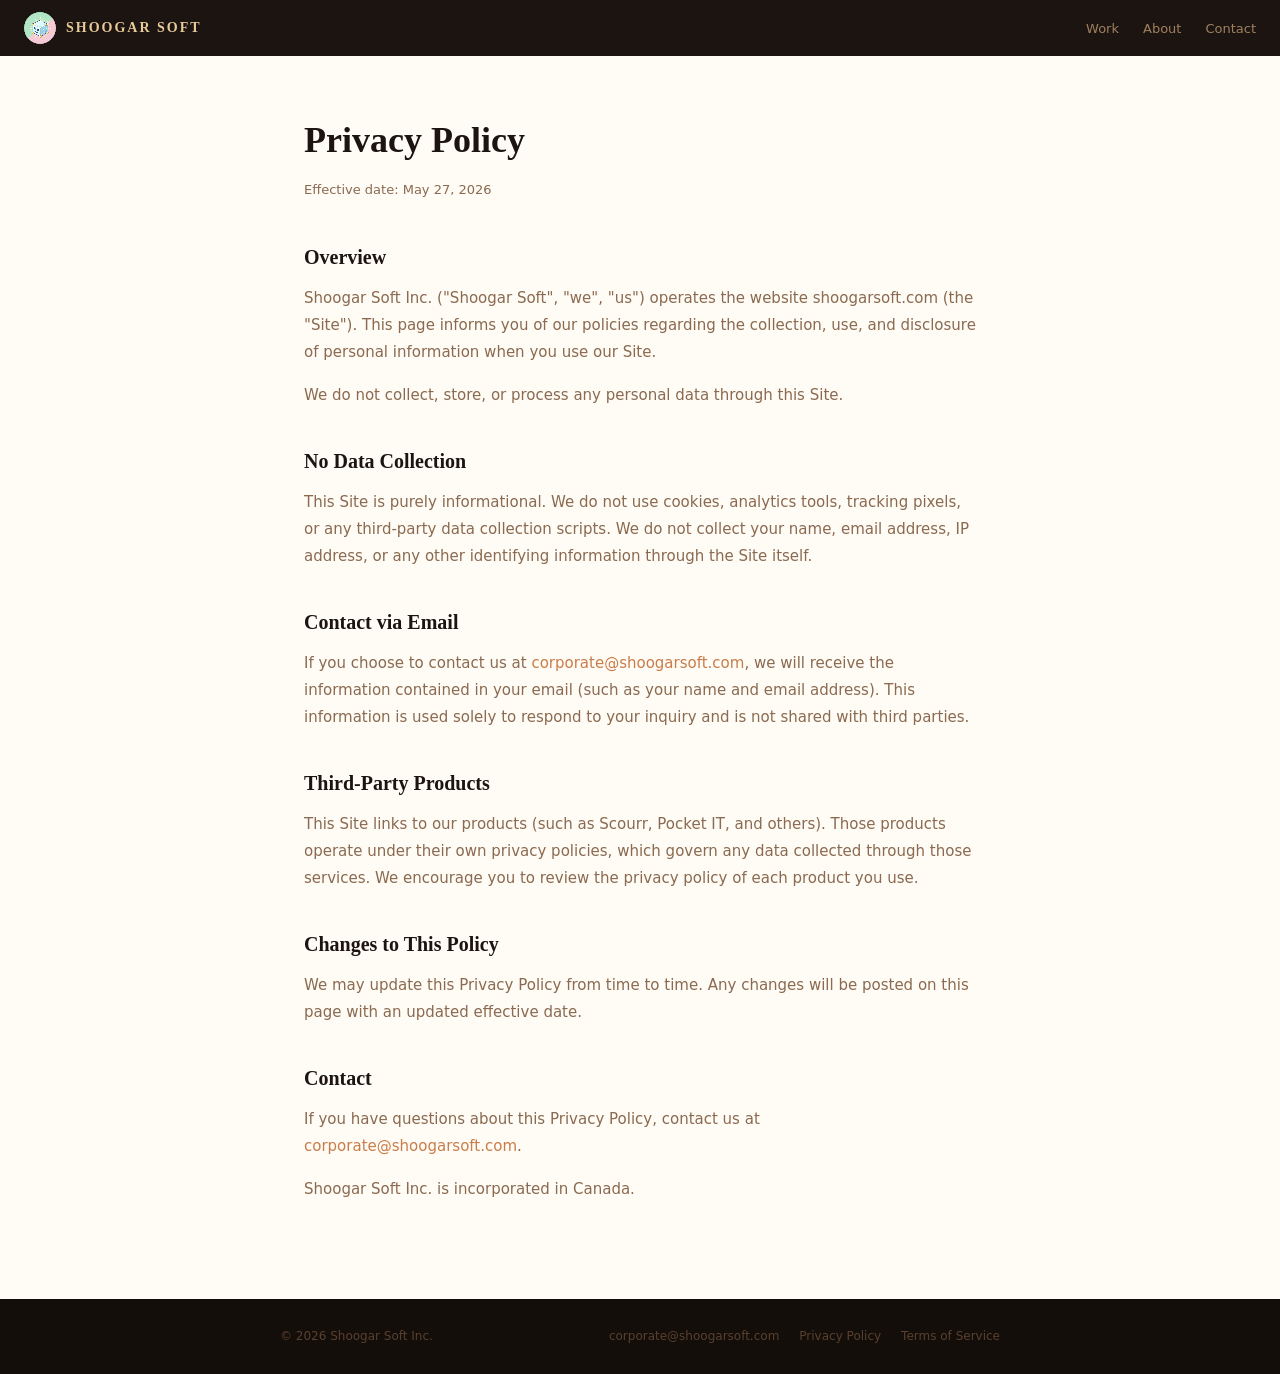
<file: privacy.html>
<!DOCTYPE html>
<html lang="en">
<head>
  <meta charset="UTF-8">
  <meta name="viewport" content="width=device-width, initial-scale=1.0">
  <meta name="description" content="Privacy Policy for Shoogar Soft Inc. and shoogarsoft.com. We do not collect personal data through this site.">
  <link rel="canonical" href="https://shoogarsoft.com/privacy">
  <title>Privacy Policy — Shoogar Soft Inc.</title>
  <link rel="icon" type="image/png" href="assets/shoogar-logo.png">
  <link rel="stylesheet" href="assets/style.css?v=2">
</head>
<body>

<!-- NAV -->
<nav>
  <a class="nav-logo" href="index.html">
    <img src="assets/shoogar-logo.png" alt="Shoogar Soft logo">
    Shoogar Soft
  </a>
  <ul class="nav-links" id="navLinks">
    <li><a href="index.html#work">Work</a></li>
    <li><a href="index.html#about">About</a></li>
    <li><a href="index.html#about">Contact</a></li>
  </ul>
  <button class="nav-toggle" onclick="document.getElementById('navLinks').classList.toggle('open')" aria-label="Menu">
    <span></span><span></span><span></span>
  </button>
</nav>

<!-- CONTENT -->
<main class="legal">
  <h1>Privacy Policy</h1>
  <p class="legal-date">Effective date: May 27, 2026</p>

  <h2>Overview</h2>
  <p>Shoogar Soft Inc. ("Shoogar Soft", "we", "us") operates the website shoogarsoft.com (the "Site"). This page informs you of our policies regarding the collection, use, and disclosure of personal information when you use our Site.</p>
  <p>We do not collect, store, or process any personal data through this Site.</p>

  <h2>No Data Collection</h2>
  <p>This Site is purely informational. We do not use cookies, analytics tools, tracking pixels, or any third-party data collection scripts. We do not collect your name, email address, IP address, or any other identifying information through the Site itself.</p>

  <h2>Contact via Email</h2>
  <p>If you choose to contact us at <a href="mailto:corporate@shoogarsoft.com">corporate@shoogarsoft.com</a>, we will receive the information contained in your email (such as your name and email address). This information is used solely to respond to your inquiry and is not shared with third parties.</p>

  <h2>Third-Party Products</h2>
  <p>This Site links to our products (such as Scourr, Pocket IT, and others). Those products operate under their own privacy policies, which govern any data collected through those services. We encourage you to review the privacy policy of each product you use.</p>

  <h2>Changes to This Policy</h2>
  <p>We may update this Privacy Policy from time to time. Any changes will be posted on this page with an updated effective date.</p>

  <h2>Contact</h2>
  <p>If you have questions about this Privacy Policy, contact us at <a href="mailto:corporate@shoogarsoft.com">corporate@shoogarsoft.com</a>.</p>

  <p>Shoogar Soft Inc. is incorporated in Canada.</p>
</main>

<!-- FOOTER -->
<footer>
  <div class="footer-inner">
    <span class="footer-copy">© <span id="copy-year"></span> Shoogar Soft Inc.</span>
    <div class="footer-links">
      <a href="mailto:corporate@shoogarsoft.com">corporate@shoogarsoft.com</a>
      <a href="privacy.html">Privacy Policy</a>
      <a href="terms.html">Terms of Service</a>
    </div>
  </div>
</footer>

<script>document.getElementById('copy-year').textContent = new Date().getFullYear();</script>
</body>
</html>
</file>
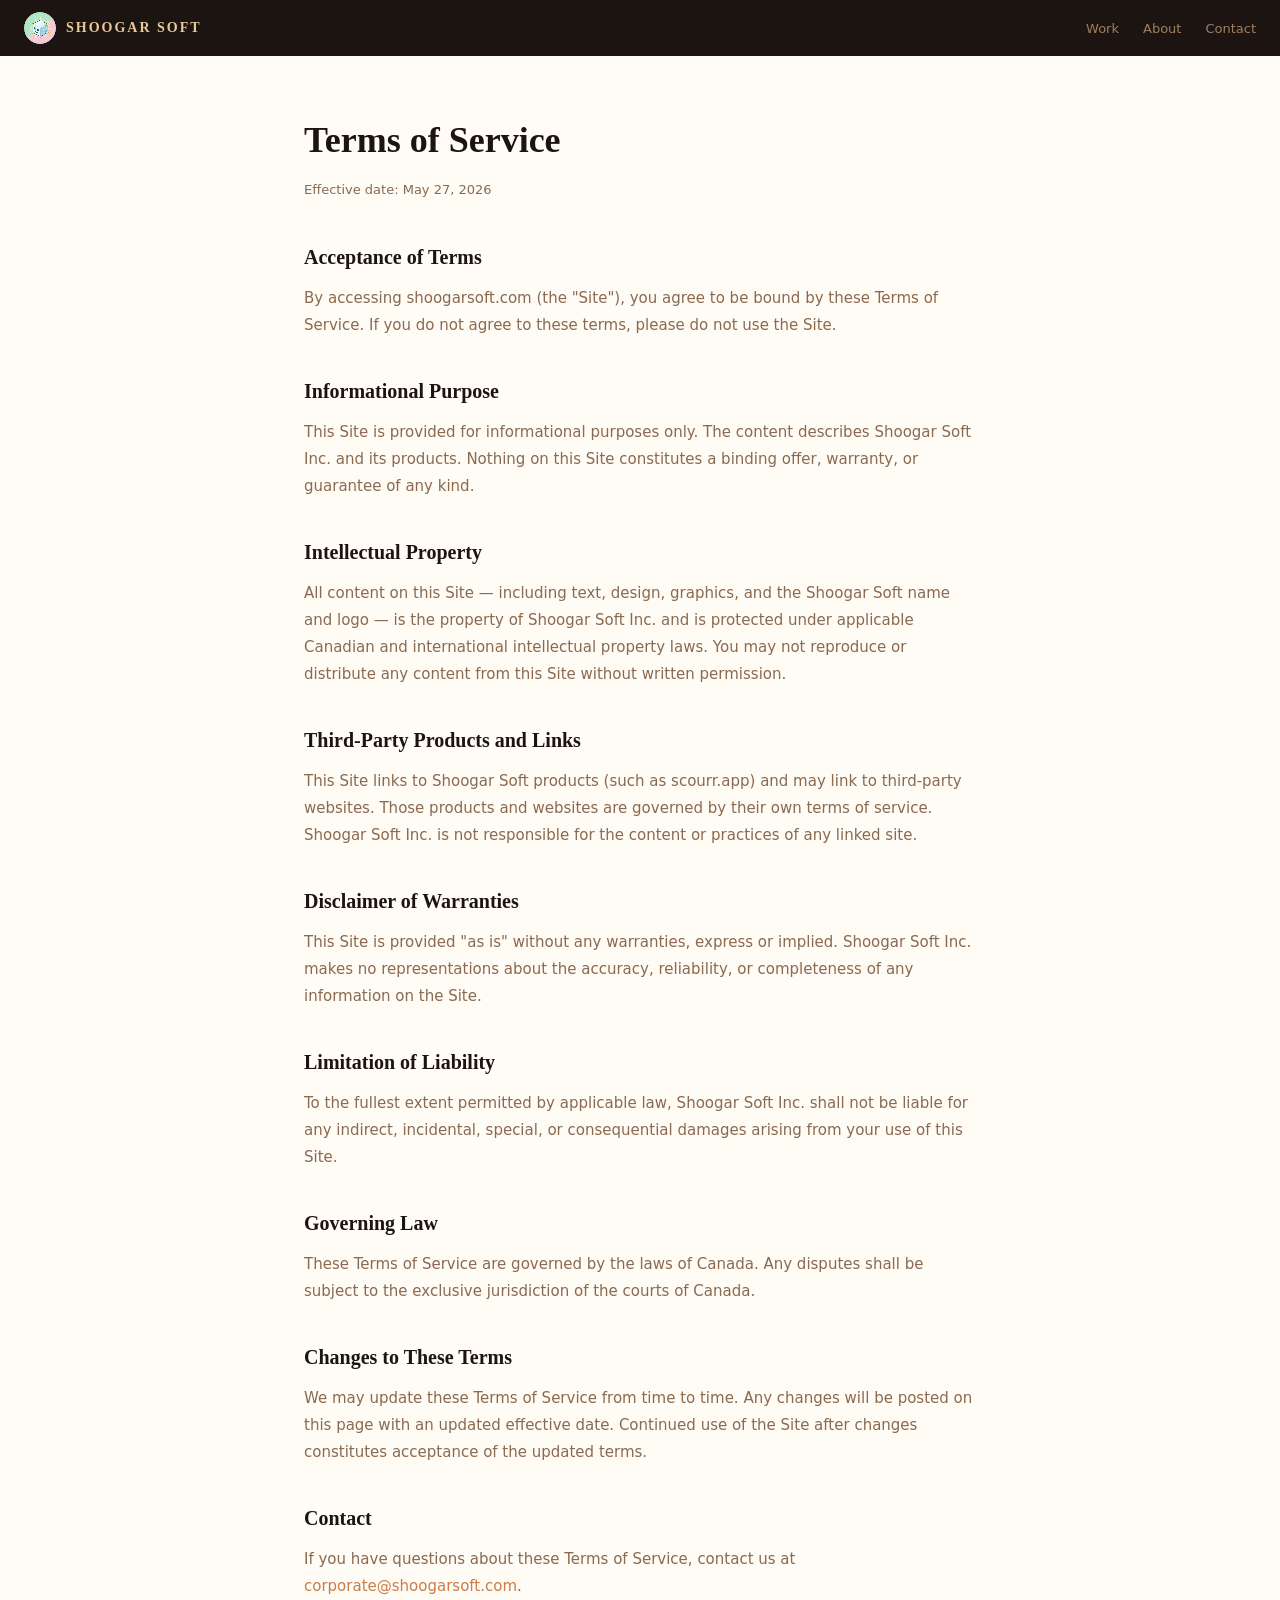
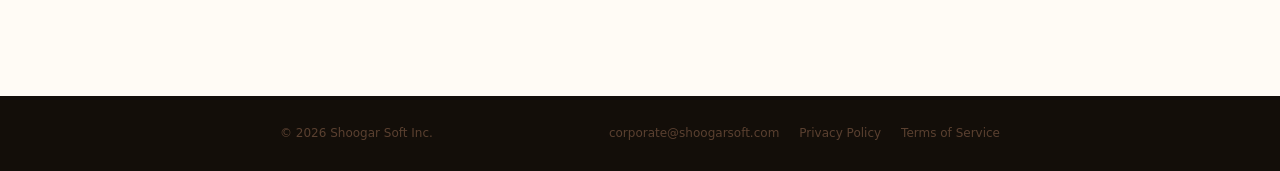
<file: terms.html>
<!DOCTYPE html>
<html lang="en">
<head>
  <meta charset="UTF-8">
  <meta name="viewport" content="width=device-width, initial-scale=1.0">
  <meta name="description" content="Terms of Service for Shoogar Soft Inc. and shoogarsoft.com.">
  <link rel="canonical" href="https://shoogarsoft.com/terms">
  <title>Terms of Service — Shoogar Soft Inc.</title>
  <link rel="icon" type="image/png" href="assets/shoogar-logo.png">
  <link rel="stylesheet" href="assets/style.css?v=2">
</head>
<body>

<!-- NAV -->
<nav>
  <a class="nav-logo" href="index.html">
    <img src="assets/shoogar-logo.png" alt="Shoogar Soft logo">
    Shoogar Soft
  </a>
  <ul class="nav-links" id="navLinks">
    <li><a href="index.html#work">Work</a></li>
    <li><a href="index.html#about">About</a></li>
    <li><a href="index.html#about">Contact</a></li>
  </ul>
  <button class="nav-toggle" onclick="document.getElementById('navLinks').classList.toggle('open')" aria-label="Menu">
    <span></span><span></span><span></span>
  </button>
</nav>

<!-- CONTENT -->
<main class="legal">
  <h1>Terms of Service</h1>
  <p class="legal-date">Effective date: May 27, 2026</p>

  <h2>Acceptance of Terms</h2>
  <p>By accessing shoogarsoft.com (the "Site"), you agree to be bound by these Terms of Service. If you do not agree to these terms, please do not use the Site.</p>

  <h2>Informational Purpose</h2>
  <p>This Site is provided for informational purposes only. The content describes Shoogar Soft Inc. and its products. Nothing on this Site constitutes a binding offer, warranty, or guarantee of any kind.</p>

  <h2>Intellectual Property</h2>
  <p>All content on this Site — including text, design, graphics, and the Shoogar Soft name and logo — is the property of Shoogar Soft Inc. and is protected under applicable Canadian and international intellectual property laws. You may not reproduce or distribute any content from this Site without written permission.</p>

  <h2>Third-Party Products and Links</h2>
  <p>This Site links to Shoogar Soft products (such as scourr.app) and may link to third-party websites. Those products and websites are governed by their own terms of service. Shoogar Soft Inc. is not responsible for the content or practices of any linked site.</p>

  <h2>Disclaimer of Warranties</h2>
  <p>This Site is provided "as is" without any warranties, express or implied. Shoogar Soft Inc. makes no representations about the accuracy, reliability, or completeness of any information on the Site.</p>

  <h2>Limitation of Liability</h2>
  <p>To the fullest extent permitted by applicable law, Shoogar Soft Inc. shall not be liable for any indirect, incidental, special, or consequential damages arising from your use of this Site.</p>

  <h2>Governing Law</h2>
  <p>These Terms of Service are governed by the laws of Canada. Any disputes shall be subject to the exclusive jurisdiction of the courts of Canada.</p>

  <h2>Changes to These Terms</h2>
  <p>We may update these Terms of Service from time to time. Any changes will be posted on this page with an updated effective date. Continued use of the Site after changes constitutes acceptance of the updated terms.</p>

  <h2>Contact</h2>
  <p>If you have questions about these Terms of Service, contact us at <a href="mailto:corporate@shoogarsoft.com">corporate@shoogarsoft.com</a>.</p>
</main>

<!-- FOOTER -->
<footer>
  <div class="footer-inner">
    <span class="footer-copy">© <span id="copy-year"></span> Shoogar Soft Inc.</span>
    <div class="footer-links">
      <a href="mailto:corporate@shoogarsoft.com">corporate@shoogarsoft.com</a>
      <a href="privacy.html">Privacy Policy</a>
      <a href="terms.html">Terms of Service</a>
    </div>
  </div>
</footer>

<script>document.getElementById('copy-year').textContent = new Date().getFullYear();</script>
</body>
</html>
</file>
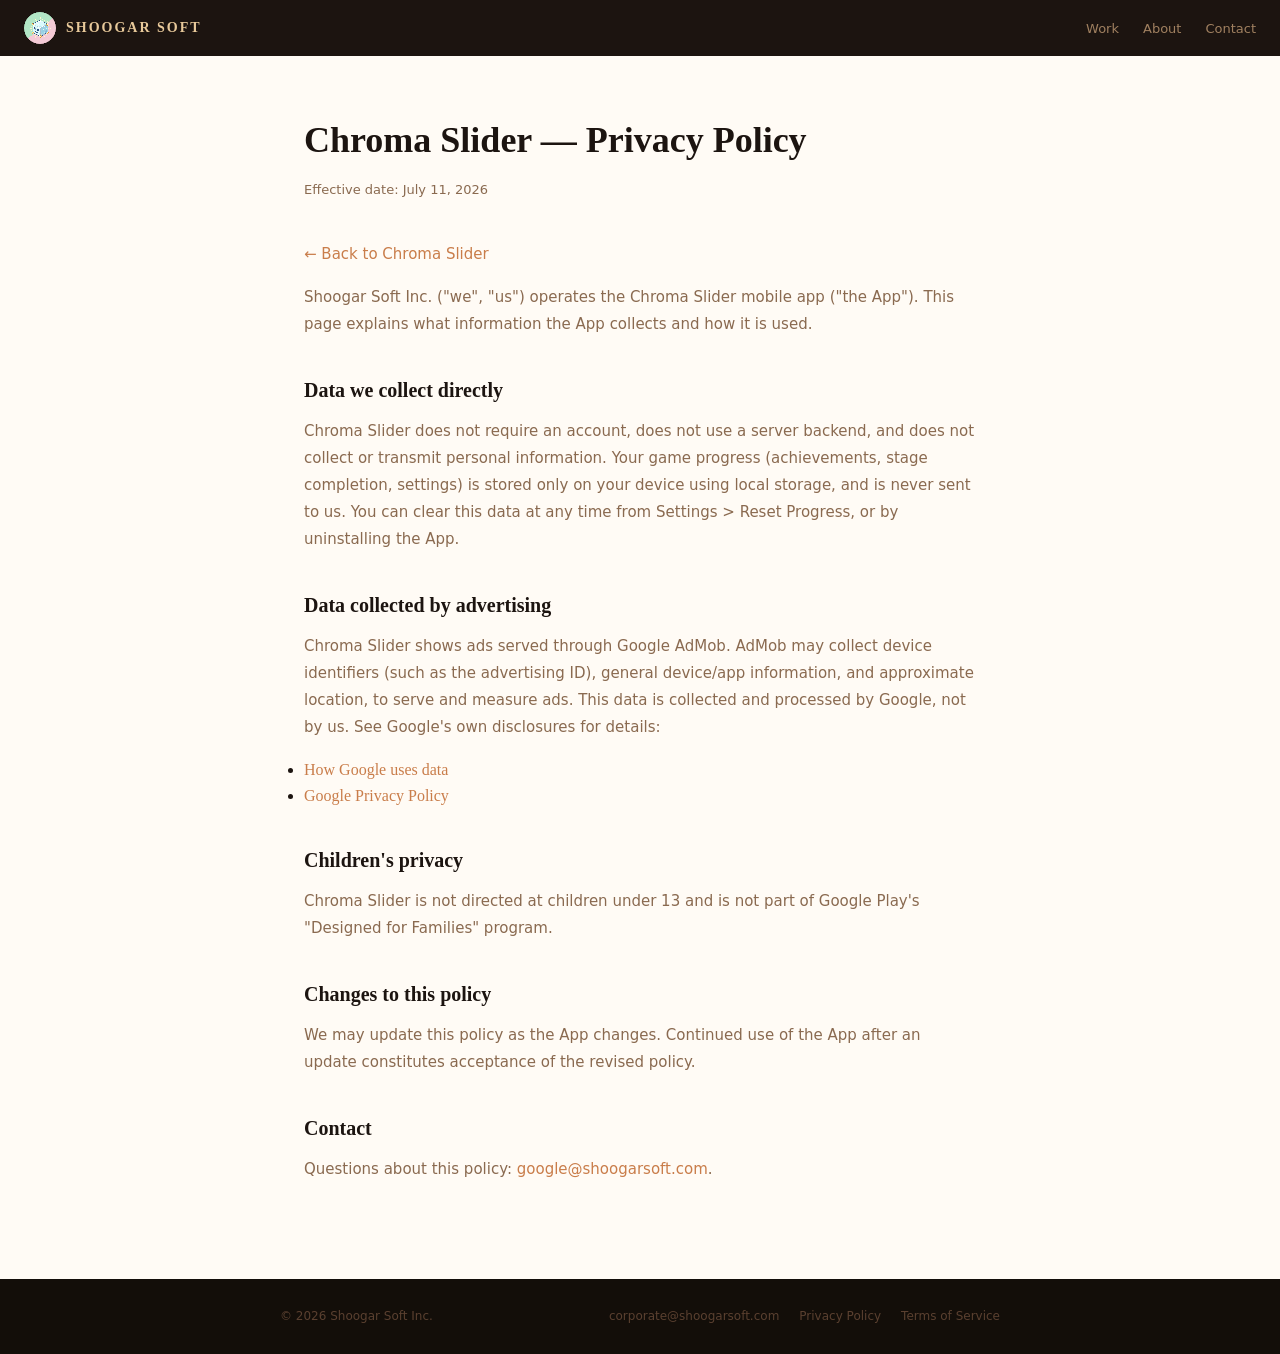
<file: apps/chroma-slider/privacy.html>
<!DOCTYPE html>
<html lang="en">
<head>
  <meta charset="UTF-8">
  <meta name="viewport" content="width=device-width, initial-scale=1.0">
  <meta name="description" content="Privacy Policy for the Chroma Slider mobile app by Shoogar Soft Inc. — no account required, no personal data collected beyond ad serving.">
  <link rel="canonical" href="https://shoogarsoft.com/apps/chroma-slider/privacy">
  <title>Chroma Slider — Privacy Policy — Shoogar Soft Inc.</title>
  <link rel="icon" type="image/png" href="../../assets/shoogar-logo.png">
  <link rel="stylesheet" href="../../assets/style.css?v=2">
</head>
<body>

<!-- NAV -->
<nav>
  <a class="nav-logo" href="../../index.html">
    <img src="../../assets/shoogar-logo.png" alt="Shoogar Soft logo">
    Shoogar Soft
  </a>
  <ul class="nav-links" id="navLinks">
    <li><a href="../../index.html#work">Work</a></li>
    <li><a href="../../index.html#about">About</a></li>
    <li><a href="../../index.html#contact">Contact</a></li>
  </ul>
  <button class="nav-toggle" onclick="document.getElementById('navLinks').classList.toggle('open')" aria-label="Menu">
    <span></span><span></span><span></span>
  </button>
</nav>

<!-- CONTENT -->
<main class="legal">
  <h1>Chroma Slider — Privacy Policy</h1>
  <p class="legal-date">Effective date: July 11, 2026</p>
  <p><a href="index.html">← Back to Chroma Slider</a></p>

  <p>Shoogar Soft Inc. ("we", "us") operates the Chroma Slider mobile app ("the App"). This page explains what information the App collects and how it is used.</p>

  <h2>Data we collect directly</h2>
  <p>Chroma Slider does not require an account, does not use a server backend, and does not collect or transmit personal information. Your game progress (achievements, stage completion, settings) is stored only on your device using local storage, and is never sent to us. You can clear this data at any time from Settings &gt; Reset Progress, or by uninstalling the App.</p>

  <h2>Data collected by advertising</h2>
  <p>Chroma Slider shows ads served through Google AdMob. AdMob may collect device identifiers (such as the advertising ID), general device/app information, and approximate location, to serve and measure ads. This data is collected and processed by Google, not by us. See Google's own disclosures for details:</p>
  <ul>
    <li><a href="https://support.google.com/admob/answer/6128543" target="_blank" rel="noopener">How Google uses data</a></li>
    <li><a href="https://policies.google.com/privacy" target="_blank" rel="noopener">Google Privacy Policy</a></li>
  </ul>

  <h2>Children's privacy</h2>
  <p>Chroma Slider is not directed at children under 13 and is not part of Google Play's "Designed for Families" program.</p>

  <h2>Changes to this policy</h2>
  <p>We may update this policy as the App changes. Continued use of the App after an update constitutes acceptance of the revised policy.</p>

  <h2>Contact</h2>
  <p>Questions about this policy: <a href="mailto:google@shoogarsoft.com">google@shoogarsoft.com</a>.</p>
</main>

<!-- FOOTER -->
<footer>
  <div class="footer-inner">
    <span class="footer-copy">© <span id="copy-year"></span> Shoogar Soft Inc.</span>
    <div class="footer-links">
      <a href="mailto:corporate@shoogarsoft.com">corporate@shoogarsoft.com</a>
      <a href="../../privacy.html">Privacy Policy</a>
      <a href="../../terms.html">Terms of Service</a>
    </div>
  </div>
</footer>

<script>document.getElementById('copy-year').textContent = new Date().getFullYear();</script>
</body>
</html>
</file>
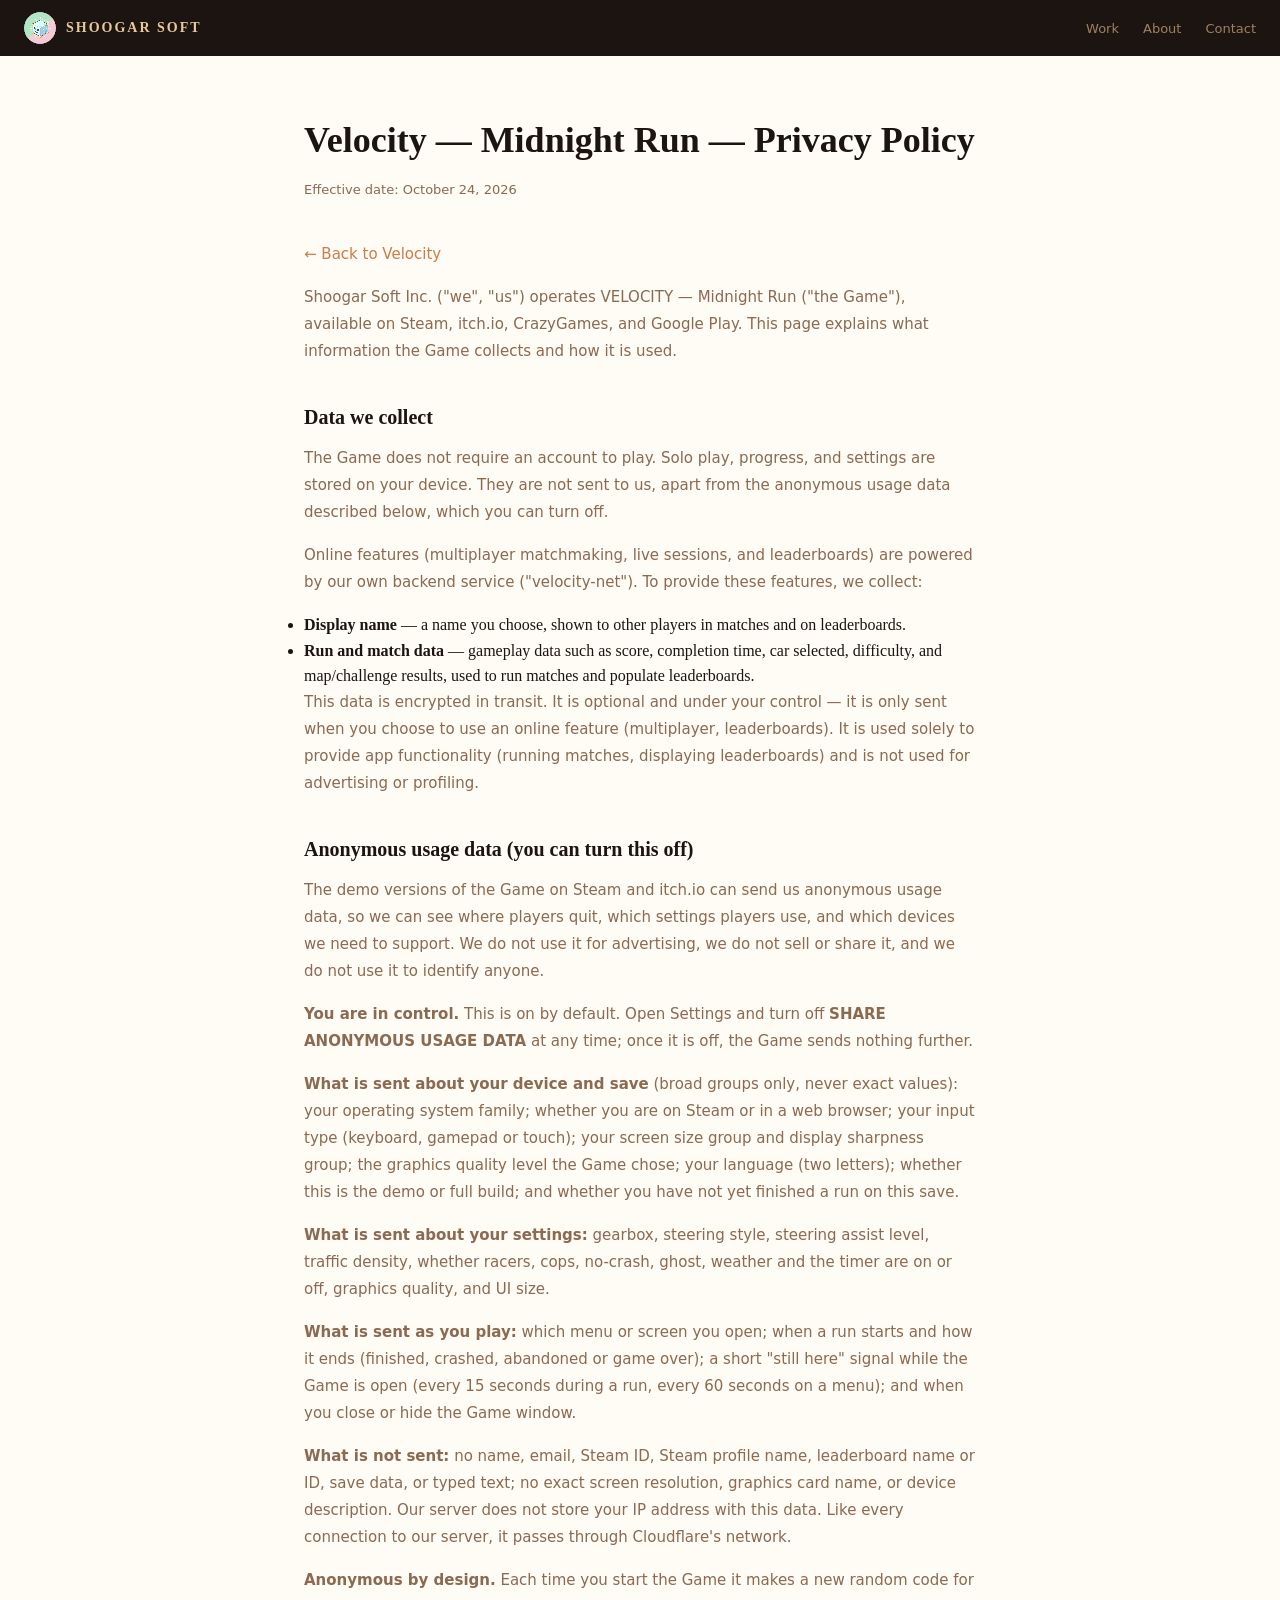
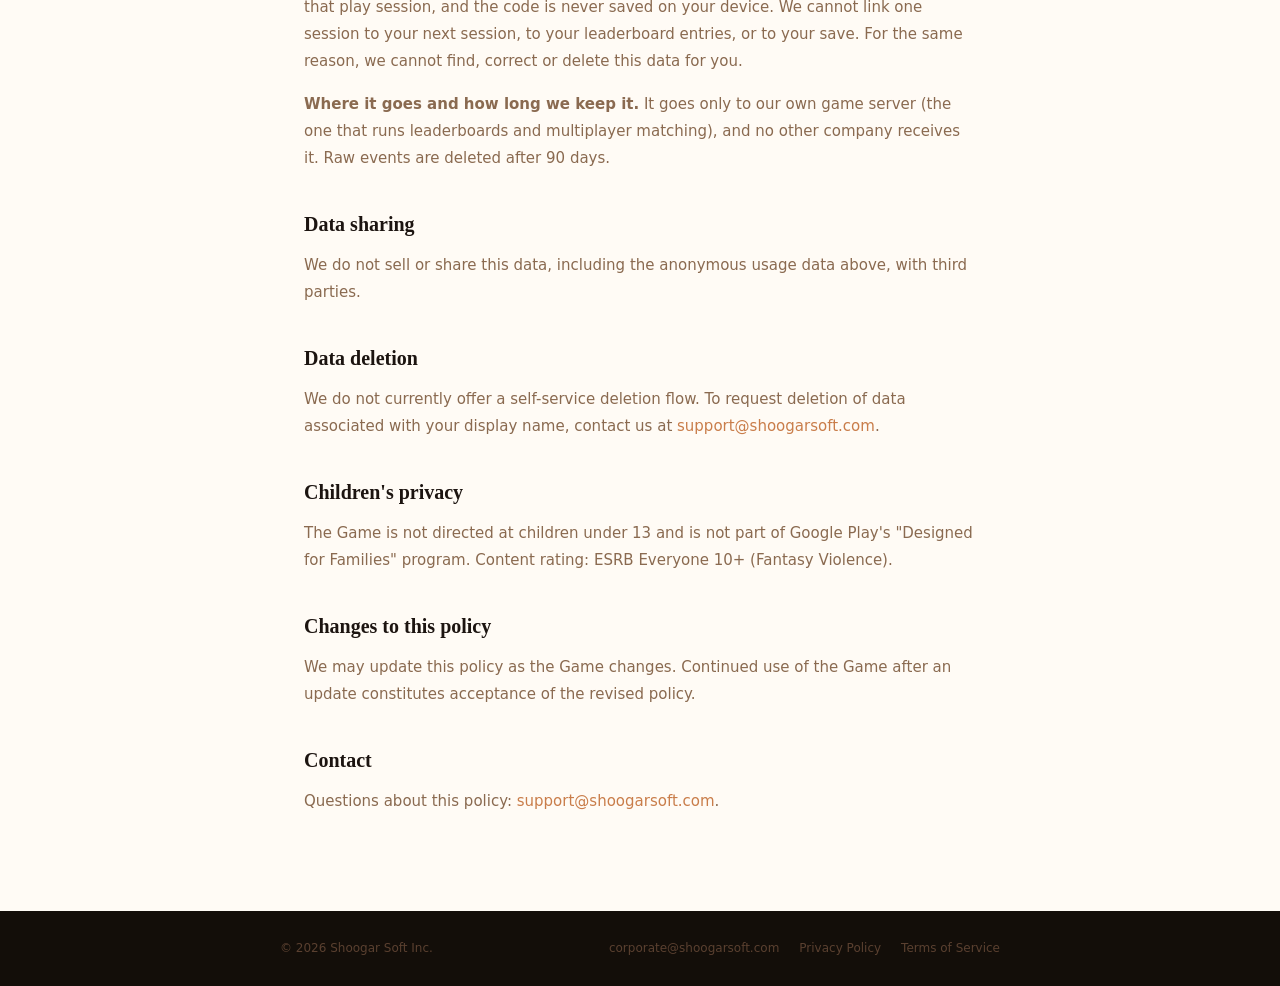
<file: apps/velocity/privacy.html>
<!DOCTYPE html>
<html lang="en">
<head>
  <meta charset="UTF-8">
  <meta name="viewport" content="width=device-width, initial-scale=1.0">
  <meta name="description" content="Privacy Policy for VELOCITY — Midnight Run by Shoogar Soft Inc. — what data is collected for online play (matchmaking, leaderboards) and how it's used.">
  <link rel="canonical" href="https://shoogarsoft.com/apps/velocity/privacy">
  <title>Velocity — Midnight Run — Privacy Policy — Shoogar Soft Inc.</title>
  <link rel="icon" type="image/png" href="../../assets/shoogar-logo.png">
  <link rel="stylesheet" href="../../assets/style.css?v=2">
</head>
<body>

<!-- NAV -->
<nav>
  <a class="nav-logo" href="../../index.html">
    <img src="../../assets/shoogar-logo.png" alt="Shoogar Soft logo">
    Shoogar Soft
  </a>
  <ul class="nav-links" id="navLinks">
    <li><a href="../../index.html#work">Work</a></li>
    <li><a href="../../index.html#about">About</a></li>
    <li><a href="../../index.html#contact">Contact</a></li>
  </ul>
  <button class="nav-toggle" onclick="document.getElementById('navLinks').classList.toggle('open')" aria-label="Menu">
    <span></span><span></span><span></span>
  </button>
</nav>

<!-- CONTENT -->
<main class="legal">
  <h1>Velocity — Midnight Run — Privacy Policy</h1>
  <p class="legal-date">Effective date: October 24, 2026</p>
  <p><a href="index.html">← Back to Velocity</a></p>

  <p>Shoogar Soft Inc. ("we", "us") operates VELOCITY — Midnight Run ("the Game"), available on Steam, itch.io, CrazyGames, and Google Play. This page explains what information the Game collects and how it is used.</p>

  <h2>Data we collect</h2>
  <p>The Game does not require an account to play. Solo play, progress, and settings are stored on your device. They are not sent to us, apart from the anonymous usage data described below, which you can turn off.</p>
  <p>Online features (multiplayer matchmaking, live sessions, and leaderboards) are powered by our own backend service ("velocity-net"). To provide these features, we collect:</p>
  <ul>
    <li><strong>Display name</strong> — a name you choose, shown to other players in matches and on leaderboards.</li>
    <li><strong>Run and match data</strong> — gameplay data such as score, completion time, car selected, difficulty, and map/challenge results, used to run matches and populate leaderboards.</li>
  </ul>
  <p>This data is encrypted in transit. It is optional and under your control — it is only sent when you choose to use an online feature (multiplayer, leaderboards). It is used solely to provide app functionality (running matches, displaying leaderboards) and is not used for advertising or profiling.</p>

  <h2>Anonymous usage data (you can turn this off)</h2>
  <p>The demo versions of the Game on Steam and itch.io can send us anonymous usage data, so we can see where players quit, which settings players use, and which devices we need to support. We do not use it for advertising, we do not sell or share it, and we do not use it to identify anyone.</p>
  <p><strong>You are in control.</strong> This is on by default. Open Settings and turn off <strong>SHARE ANONYMOUS USAGE DATA</strong> at any time; once it is off, the Game sends nothing further.</p>
  <p><strong>What is sent about your device and save</strong> (broad groups only, never exact values): your operating system family; whether you are on Steam or in a web browser; your input type (keyboard, gamepad or touch); your screen size group and display sharpness group; the graphics quality level the Game chose; your language (two letters); whether this is the demo or full build; and whether you have not yet finished a run on this save.</p>
  <p><strong>What is sent about your settings:</strong> gearbox, steering style, steering assist level, traffic density, whether racers, cops, no-crash, ghost, weather and the timer are on or off, graphics quality, and UI size.</p>
  <p><strong>What is sent as you play:</strong> which menu or screen you open; when a run starts and how it ends (finished, crashed, abandoned or game over); a short "still here" signal while the Game is open (every 15 seconds during a run, every 60 seconds on a menu); and when you close or hide the Game window.</p>
  <p><strong>What is not sent:</strong> no name, email, Steam ID, Steam profile name, leaderboard name or ID, save data, or typed text; no exact screen resolution, graphics card name, or device description. Our server does not store your IP address with this data. Like every connection to our server, it passes through Cloudflare's network.</p>
  <p><strong>Anonymous by design.</strong> Each time you start the Game it makes a new random code for that play session, and the code is never saved on your device. We cannot link one session to your next session, to your leaderboard entries, or to your save. For the same reason, we cannot find, correct or delete this data for you.</p>
  <p><strong>Where it goes and how long we keep it.</strong> It goes only to our own game server (the one that runs leaderboards and multiplayer matching), and no other company receives it. Raw events are deleted after 90 days.</p>

  <h2>Data sharing</h2>
  <p>We do not sell or share this data, including the anonymous usage data above, with third parties.</p>

  <h2>Data deletion</h2>
  <p>We do not currently offer a self-service deletion flow. To request deletion of data associated with your display name, contact us at <a href="mailto:support@shoogarsoft.com">support@shoogarsoft.com</a>.</p>

  <h2>Children's privacy</h2>
  <p>The Game is not directed at children under 13 and is not part of Google Play's "Designed for Families" program. Content rating: ESRB Everyone 10+ (Fantasy Violence).</p>

  <h2>Changes to this policy</h2>
  <p>We may update this policy as the Game changes. Continued use of the Game after an update constitutes acceptance of the revised policy.</p>

  <h2>Contact</h2>
  <p>Questions about this policy: <a href="mailto:support@shoogarsoft.com">support@shoogarsoft.com</a>.</p>
</main>

<!-- FOOTER -->
<footer>
  <div class="footer-inner">
    <span class="footer-copy">© <span id="copy-year"></span> Shoogar Soft Inc.</span>
    <div class="footer-links">
      <a href="mailto:corporate@shoogarsoft.com">corporate@shoogarsoft.com</a>
      <a href="../../privacy.html">Privacy Policy</a>
      <a href="../../terms.html">Terms of Service</a>
    </div>
  </div>
</footer>

<script>document.getElementById('copy-year').textContent = new Date().getFullYear();</script>
</body>
</html>
</file>
<file: assets/style.css>
/* ============================================================
   TOKENS
   ============================================================ */
:root {
  --bg:              #fffbf5;
  --nav-bg:          #1c1410;
  --nav-bg-hover:    #2c2418;
  --accent:          #c97d4a;
  --accent-light:    #e8c99a;
  --text:            #1c1410;
  --text-secondary:  #8a6a50;
  --text-muted:      #a08060;
  --border:          #e8d5c0;
  --featured-bg:     #fff8f0;
  --featured-border: #e8c99a;
  --card-bg:         #ffffff;
  --about-bg:        #1c1410;
  --footer-bg:       #130e09;
  --footer-text:     #5a4030;
  --max-width:       720px;
  --radius:          6px;
}

/* ============================================================
   RESET
   ============================================================ */
*, *::before, *::after { box-sizing: border-box; margin: 0; padding: 0; }

body {
  font-family: 'Georgia', serif;
  background: var(--bg);
  color: var(--text);
  line-height: 1.6;
}

/* ============================================================
   NAV
   ============================================================ */
nav {
  background: var(--nav-bg);
  padding: 0 24px;
  display: flex;
  align-items: center;
  justify-content: space-between;
  height: 56px;
  position: sticky;
  top: 0;
  z-index: 10;
}

.nav-logo {
  display: flex;
  align-items: center;
  gap: 10px;
  color: var(--accent-light);
  font-weight: 700;
  font-size: 14px;
  letter-spacing: 2px;
  text-transform: uppercase;
  text-decoration: none;
}

.nav-logo img {
  width: 32px;
  height: 32px;
  border-radius: 50%;
  image-rendering: pixelated;
}

.nav-links {
  display: flex;
  gap: 24px;
  list-style: none;
}

.nav-links a {
  color: var(--text-muted);
  text-decoration: none;
  font-size: 13px;
  font-family: system-ui, sans-serif;
  transition: color 0.2s;
}

.nav-links a:hover { color: var(--accent-light); }

.nav-toggle {
  display: none;
  background: none;
  border: none;
  cursor: pointer;
  flex-direction: column;
  gap: 5px;
  padding: 4px;
}

.nav-toggle span {
  display: block;
  width: 22px;
  height: 2px;
  background: var(--text-muted);
  border-radius: 2px;
}

@media (max-width: 600px) {
  .nav-links { display: none; }
  .nav-toggle { display: flex; }
  .nav-links.open {
    display: flex;
    flex-direction: column;
    position: absolute;
    top: 56px;
    left: 0;
    right: 0;
    background: var(--nav-bg);
    padding: 16px 24px 20px;
    border-top: 1px solid var(--nav-bg-hover);
    gap: 16px;
  }
}

/* ============================================================
   HERO
   ============================================================ */
.hero {
  max-width: var(--max-width);
  margin: 0 auto;
  padding: 72px 24px 56px;
}

.hero-eyebrow {
  font-family: system-ui, sans-serif;
  font-size: 11px;
  letter-spacing: 3px;
  text-transform: uppercase;
  color: var(--accent);
  margin-bottom: 16px;
}

.hero h1 {
  font-size: clamp(36px, 6vw, 58px);
  font-weight: 700;
  line-height: 1.15;
  color: var(--text);
  margin-bottom: 20px;
}

.hero h1 em {
  color: var(--accent);
  font-style: normal;
}

.hero-sub {
  font-family: system-ui, sans-serif;
  font-size: 16px;
  color: var(--text-secondary);
  max-width: 480px;
}

/* ============================================================
   DIVIDER
   ============================================================ */
.divider {
  max-width: var(--max-width);
  margin: 0 auto;
  padding: 0 24px;
}

.divider hr {
  border: none;
  border-top: 1px solid var(--border);
}

/* ============================================================
   SECTION LABEL (shared)
   ============================================================ */
.section-label {
  font-family: system-ui, sans-serif;
  font-size: 11px;
  letter-spacing: 3px;
  text-transform: uppercase;
  color: var(--accent);
  margin-bottom: 24px;
}

/* ============================================================
   FEATURED PRODUCT
   ============================================================ */
.featured {
  max-width: var(--max-width);
  margin: 0 auto;
  padding: 56px 24px;
}

.featured-card {
  background: var(--featured-bg);
  border: 1px solid var(--featured-border);
  border-radius: var(--radius);
  padding: 36px;
  display: flex;
  gap: 36px;
  align-items: flex-start;
}

.featured-badge {
  background: var(--accent);
  color: #fff;
  font-family: system-ui, sans-serif;
  font-size: 10px;
  letter-spacing: 2px;
  text-transform: uppercase;
  padding: 4px 10px;
  border-radius: 20px;
  display: inline-block;
  margin-bottom: 16px;
}

.featured-card h2 {
  font-size: 32px;
  font-weight: 700;
  color: var(--text);
  margin-bottom: 12px;
}

.featured-card p {
  font-family: system-ui, sans-serif;
  font-size: 15px;
  color: var(--text-secondary);
  line-height: 1.7;
  margin-bottom: 24px;
  max-width: 380px;
}

.featured-link {
  display: inline-flex;
  align-items: center;
  gap: 6px;
  background: var(--nav-bg);
  color: var(--accent-light);
  font-family: system-ui, sans-serif;
  font-size: 13px;
  font-weight: 600;
  padding: 10px 20px;
  border-radius: 4px;
  text-decoration: none;
  transition: background 0.2s;
}

.featured-link:hover { background: var(--nav-bg-hover); }

.featured-card {
  flex-direction: column;
}

/* Full-bleed through the card padding so the video renders at the same
   width as the RSP demo video (672px), not the 600px card interior. */
.featured-video {
  margin: 0 -36px -36px;
}

.featured-video video {
  display: block;
  width: 100%;
  border: none;
  border-top: 1px solid var(--featured-border);
  border-radius: 0 0 var(--radius) var(--radius);
  background: #000;
}

@media (max-width: 600px) {
  .featured-card {
    flex-direction: column;
    padding: 24px;
    gap: 20px;
  }
  .featured-video { margin: 0 -24px -24px; }
}

/* ============================================================
   PORTFOLIO GRID
   ============================================================ */
.portfolio {
  max-width: var(--max-width);
  margin: 0 auto;
  padding: 0 24px 64px;
}

.portfolio-grid {
  display: grid;
  grid-template-columns: repeat(3, 1fr);
  gap: 16px;
}

@media (max-width: 600px) {
  .portfolio-grid { grid-template-columns: 1fr; }
}

.portfolio-card {
  background: var(--card-bg);
  border: 1px solid var(--border);
  border-radius: var(--radius);
  padding: 20px;
  transition: border-color 0.2s;
}

.portfolio-card:hover { border-color: var(--accent); }

.portfolio-icon {
  font-size: 24px;
  margin-bottom: 10px;
}

.portfolio-card h3 {
  font-size: 16px;
  font-weight: 700;
  color: var(--text);
  margin-bottom: 6px;
}

.portfolio-card p {
  font-family: system-ui, sans-serif;
  font-size: 12px;
  color: var(--text-secondary);
  line-height: 1.5;
  margin-bottom: 12px;
}

.portfolio-status {
  font-family: system-ui, sans-serif;
  font-size: 10px;
  letter-spacing: 1px;
  text-transform: uppercase;
  color: #c97d4a66;
}

.portfolio-status.live {
  color: var(--accent);
}

.portfolio-link {
  display: inline-block;
  font-family: system-ui, sans-serif;
  font-size: 11px;
  color: var(--accent);
  text-decoration: none;
  margin-top: 6px;
  transition: opacity 0.2s;
}

.portfolio-link:hover { opacity: 0.7; }

/* ============================================================
   ABOUT SECTION
   ============================================================ */
.about {
  background: var(--about-bg);
  padding: 56px 24px;
}

.about-inner {
  max-width: var(--max-width);
  margin: 0 auto;
  display: grid;
  grid-template-columns: 1fr 2fr;
  gap: 48px;
  align-items: center;
}

@media (max-width: 600px) {
  .about-inner { grid-template-columns: 1fr; gap: 24px; }
}

.about-label {
  font-family: system-ui, sans-serif;
  font-size: 11px;
  letter-spacing: 3px;
  text-transform: uppercase;
  color: var(--accent);
  margin-bottom: 12px;
}

.about h2 {
  font-size: 28px;
  font-weight: 700;
  color: var(--accent-light);
  line-height: 1.3;
}

.about-body {
  font-family: system-ui, sans-serif;
  font-size: 15px;
  color: var(--text-muted);
  line-height: 1.8;
}

.about-body strong { color: var(--accent-light); }
.about-body a { color: var(--accent-light); }
.about-body a:hover { color: var(--accent); }

/* ============================================================
   FOOTER
   ============================================================ */
footer {
  background: var(--footer-bg);
  padding: 28px 24px;
}

.footer-inner {
  max-width: var(--max-width);
  margin: 0 auto;
  display: flex;
  justify-content: space-between;
  align-items: center;
  flex-wrap: wrap;
  gap: 12px;
}

.footer-copy {
  font-family: system-ui, sans-serif;
  font-size: 12px;
  color: var(--footer-text);
}

.footer-links {
  display: flex;
  gap: 20px;
  flex-wrap: wrap;
}

.footer-links a {
  font-family: system-ui, sans-serif;
  font-size: 12px;
  color: var(--footer-text);
  text-decoration: none;
  transition: color 0.2s;
}

.footer-links a:hover { color: var(--text-muted); }

/* ============================================================
   LEGAL PAGES
   ============================================================ */
.legal {
  max-width: var(--max-width);
  margin: 0 auto;
  padding: 56px 24px 80px;
}

.legal h1 {
  font-size: 36px;
  font-weight: 700;
  color: var(--text);
  margin-bottom: 8px;
}

.legal .legal-date {
  font-family: system-ui, sans-serif;
  font-size: 13px;
  color: var(--text-secondary);
  margin-bottom: 40px;
}

.legal h2 {
  font-size: 20px;
  font-weight: 700;
  color: var(--text);
  margin: 36px 0 12px;
}

.legal p {
  font-family: system-ui, sans-serif;
  font-size: 15px;
  color: var(--text-secondary);
  line-height: 1.8;
  margin-bottom: 16px;
}

.legal a {
  color: var(--accent);
  text-decoration: none;
}

.legal a:hover { text-decoration: underline; }

/* ============================================================
   DEMO CTA
   ============================================================ */
.demo-cta {
  background: var(--featured-bg);
  border-top: 1px solid var(--featured-border);
  border-bottom: 1px solid var(--featured-border);
  padding: 72px 24px;
  text-align: center;
}
.demo-inner {
  max-width: var(--max-width);
  margin: 0 auto;
}
.demo-label {
  font-family: system-ui, sans-serif;
  font-size: 11px;
  letter-spacing: 3px;
  text-transform: uppercase;
  color: var(--accent);
  margin-bottom: 20px;
}
.demo-cta h2 {
  font-size: clamp(28px, 4vw, 42px);
  font-weight: 700;
  color: var(--text);
  line-height: 1.2;
  margin-bottom: 16px;
}
.demo-cta p {
  font-family: system-ui, sans-serif;
  font-size: 16px;
  color: var(--text-secondary);
  max-width: 480px;
  margin: 0 auto 32px;
  line-height: 1.7;
}
.demo-video {
  max-width: 720px;
  margin: 0 auto 32px;
}
.demo-video video {
  display: block;
  width: 100%;
  border-radius: 6px;
  border: 1px solid var(--featured-border);
  background: #000;
}
.demo-btn {
  display: inline-flex;
  align-items: center;
  gap: 6px;
  background: var(--accent);
  color: #fff;
  font-family: system-ui, sans-serif;
  font-size: 15px;
  font-weight: 600;
  padding: 14px 28px;
  border-radius: 4px;
  text-decoration: none;
  transition: background 0.2s, transform 0.1s;
}
.demo-btn:hover {
  background: #b36b3a;
  transform: translateY(-1px);
}
</file>
